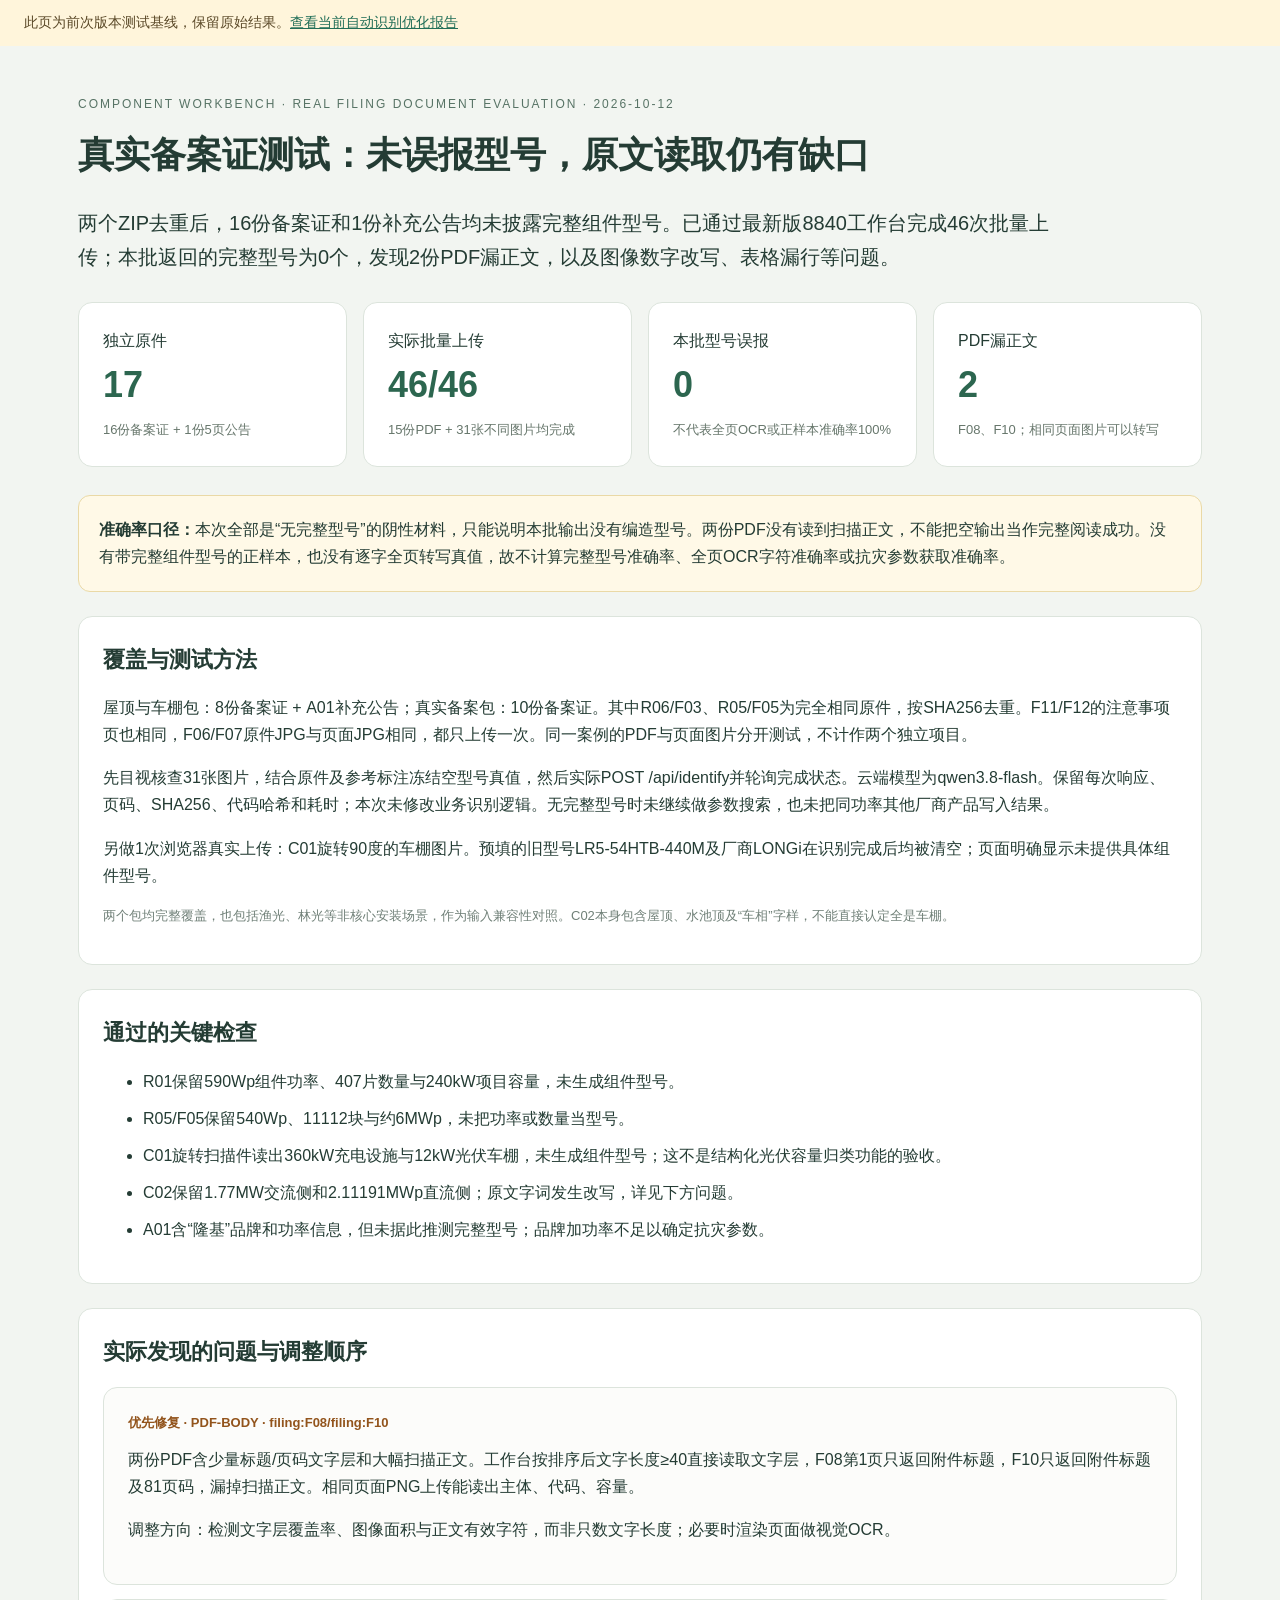
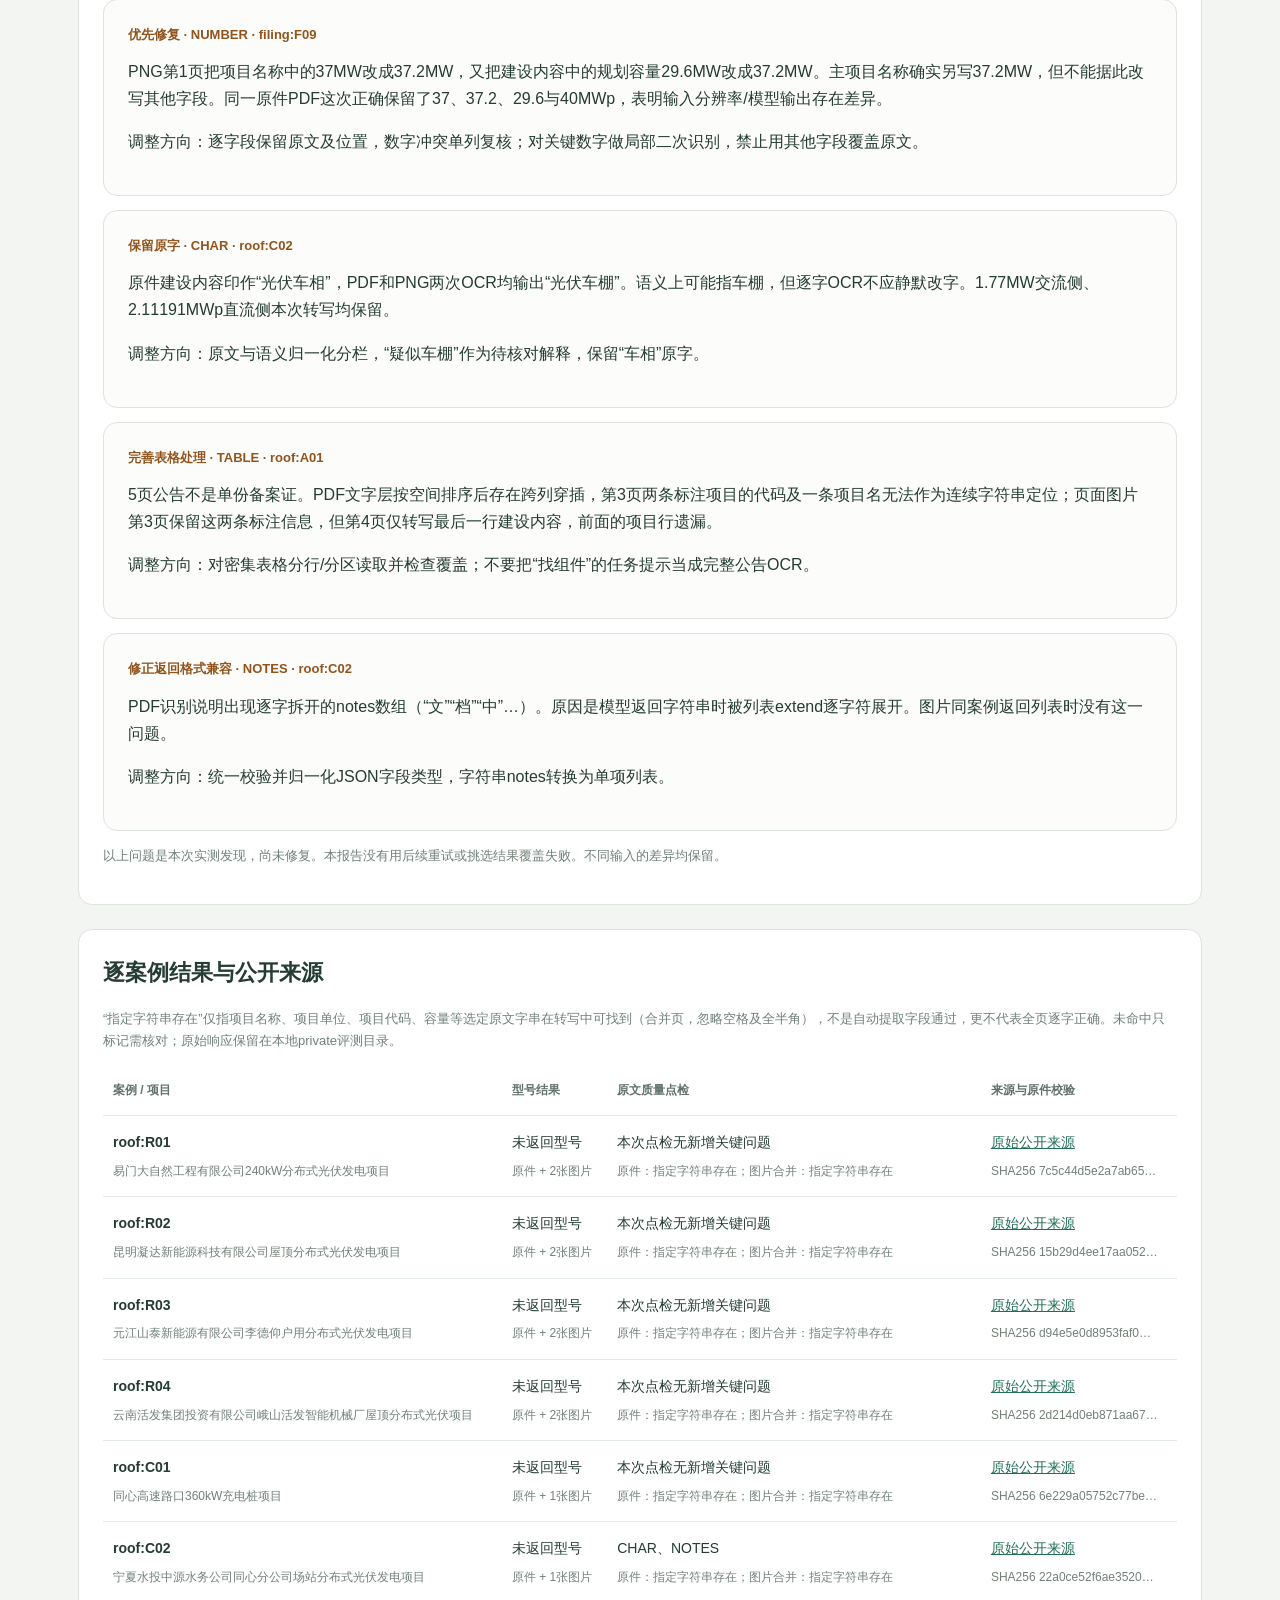
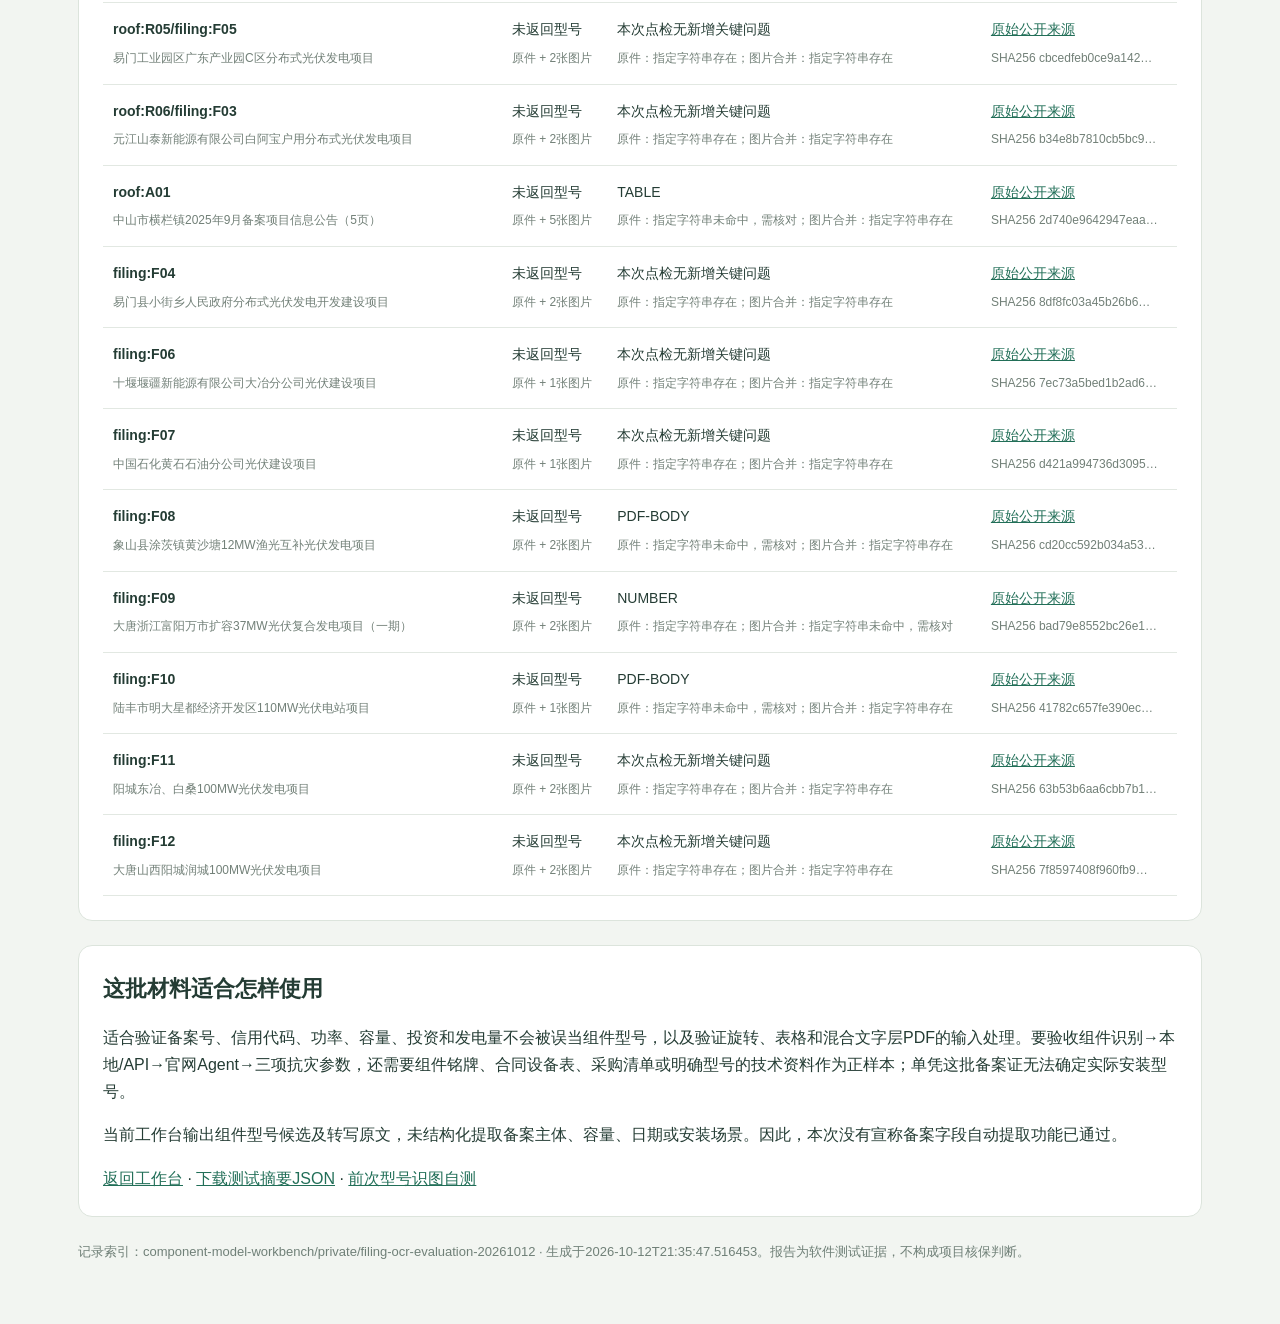
<file: component-model-workbench/web/filing-ocr-selftest.html>
<!doctype html><html lang="zh-CN"><head><meta charset="utf-8"><meta name="viewport" content="width=device-width,initial-scale=1"><title>真实备案证 · 工作台测试验证</title><style>
*{box-sizing:border-box}body{margin:0;background:#f2f5f1;color:#243c34;font:16px/1.7 "Microsoft YaHei",sans-serif}main{max-width:1180px;margin:auto;padding:48px 28px}.eyebrow{letter-spacing:2px;color:#577365;font-size:12px}h1{font-size:36px;margin:10px 0}.lead{font-size:20px;max-width:1000px}.cards{display:grid;grid-template-columns:repeat(4,1fr);gap:16px;margin:28px 0}.card,section,article{border:1px solid #dce4dc;background:white;border-radius:14px;padding:24px}.card strong{display:block;font-size:36px;color:#2c664f}.card span{font-size:13px;color:#66766b}.warn{background:#fff9e7;border:1px solid #ead9a6;border-radius:12px;padding:20px}section{margin:24px 0}h2{font-size:22px;margin:0 0 16px}h3{font-size:16px;font-weight:500;margin:12px 0}article{margin:14px 0;background:#fcfcfa}.tag{font-size:13px;font-weight:bold;color:#92541c}table{width:100%;border-collapse:collapse;font-size:14px}th,td{padding:15px 10px;border-bottom:1px solid #e2e8e2;text-align:left;vertical-align:top}th{color:#61726a;font-size:12px}small{display:block;font-size:12px;color:#728078;margin-top:6px}a{color:#226f58}.table-wrap{overflow-x:auto}.fine{font-size:13px;color:#708078}li{margin:10px 0}@media(max-width:700px){main{padding:24px 16px}h1{font-size:28px}.cards{grid-template-columns:repeat(2,1fr)}}
</style></head><body><div style="padding:14px 24px;background:#fff5db;color:#5a4827;font:14px Microsoft YaHei">此页为前次版本测试基线，保留原始结果。<a href="/static/ocr-refinement.html">查看当前自动识别优化报告</a></div><main><div class="eyebrow">COMPONENT WORKBENCH · REAL FILING DOCUMENT EVALUATION · 2026-10-12</div><h1>真实备案证测试：未误报型号，原文读取仍有缺口</h1><p class="lead">两个ZIP去重后，16份备案证和1份补充公告均未披露完整组件型号。已通过最新版8840工作台完成46次批量上传；本批返回的完整型号为0个，发现2份PDF漏正文，以及图像数字改写、表格漏行等问题。</p>
<div class="cards"><div class="card">独立原件<strong>17</strong><span>16份备案证 + 1份5页公告</span></div><div class="card">实际批量上传<strong>46/46</strong><span>15份PDF + 31张不同图片均完成</span></div><div class="card">本批型号误报<strong>0</strong><span>不代表全页OCR或正样本准确率100%</span></div><div class="card">PDF漏正文<strong>2</strong><span>F08、F10；相同页面图片可以转写</span></div></div>
<div class="warn"><b>准确率口径：</b>本次全部是“无完整型号”的阴性材料，只能说明本批输出没有编造型号。两份PDF没有读到扫描正文，不能把空输出当作完整阅读成功。没有带完整组件型号的正样本，也没有逐字全页转写真值，故不计算完整型号准确率、全页OCR字符准确率或抗灾参数获取准确率。</div>
<section><h2>覆盖与测试方法</h2><p>屋顶与车棚包：8份备案证 + A01补充公告；真实备案包：10份备案证。其中R06/F03、R05/F05为完全相同原件，按SHA256去重。F11/F12的注意事项页也相同，F06/F07原件JPG与页面JPG相同，都只上传一次。同一案例的PDF与页面图片分开测试，不计作两个独立项目。</p><p>先目视核查31张图片，结合原件及参考标注冻结空型号真值，然后实际POST /api/identify并轮询完成状态。云端模型为qwen3.8-flash。保留每次响应、页码、SHA256、代码哈希和耗时；本次未修改业务识别逻辑。无完整型号时未继续做参数搜索，也未把同功率其他厂商产品写入结果。</p><p>另做1次浏览器真实上传：C01旋转90度的车棚图片。预填的旧型号LR5-54HTB-440M及厂商LONGi在识别完成后均被清空；页面明确显示未提供具体组件型号。</p><p class="fine">两个包均完整覆盖，也包括渔光、林光等非核心安装场景，作为输入兼容性对照。C02本身包含屋顶、水池顶及“车相”字样，不能直接认定全是车棚。</p></section>
<section><h2>通过的关键检查</h2><ul><li>R01保留590Wp组件功率、407片数量与240kW项目容量，未生成组件型号。</li><li>R05/F05保留540Wp、11112块与约6MWp，未把功率或数量当型号。</li><li>C01旋转扫描件读出360kW充电设施与12kW光伏车棚，未生成组件型号；这不是结构化光伏容量归类功能的验收。</li><li>C02保留1.77MW交流侧和2.11191MWp直流侧；原文字词发生改写，详见下方问题。</li><li>A01含“隆基”品牌和功率信息，但未据此推测完整型号；品牌加功率不足以确定抗灾参数。</li></ul></section>
<section><h2>实际发现的问题与调整顺序</h2><article><div class='tag'>优先修复 · PDF-BODY · filing:F08/filing:F10</div><h3>两份PDF含少量标题/页码文字层和大幅扫描正文。工作台按排序后文字长度≥40直接读取文字层，F08第1页只返回附件标题，F10只返回附件标题及81页码，漏掉扫描正文。相同页面PNG上传能读出主体、代码、容量。</h3><p>调整方向：检测文字层覆盖率、图像面积与正文有效字符，而非只数文字长度；必要时渲染页面做视觉OCR。</p></article><article><div class='tag'>优先修复 · NUMBER · filing:F09</div><h3>PNG第1页把项目名称中的37MW改成37.2MW，又把建设内容中的规划容量29.6MW改成37.2MW。主项目名称确实另写37.2MW，但不能据此改写其他字段。同一原件PDF这次正确保留了37、37.2、29.6与40MWp，表明输入分辨率/模型输出存在差异。</h3><p>调整方向：逐字段保留原文及位置，数字冲突单列复核；对关键数字做局部二次识别，禁止用其他字段覆盖原文。</p></article><article><div class='tag'>保留原字 · CHAR · roof:C02</div><h3>原件建设内容印作“光伏车相”，PDF和PNG两次OCR均输出“光伏车棚”。语义上可能指车棚，但逐字OCR不应静默改字。1.77MW交流侧、2.11191MWp直流侧本次转写均保留。</h3><p>调整方向：原文与语义归一化分栏，“疑似车棚”作为待核对解释，保留“车相”原字。</p></article><article><div class='tag'>完善表格处理 · TABLE · roof:A01</div><h3>5页公告不是单份备案证。PDF文字层按空间排序后存在跨列穿插，第3页两条标注项目的代码及一条项目名无法作为连续字符串定位；页面图片第3页保留这两条标注信息，但第4页仅转写最后一行建设内容，前面的项目行遗漏。</h3><p>调整方向：对密集表格分行/分区读取并检查覆盖；不要把“找组件”的任务提示当成完整公告OCR。</p></article><article><div class='tag'>修正返回格式兼容 · NOTES · roof:C02</div><h3>PDF识别说明出现逐字拆开的notes数组（“文”“档”“中”…）。原因是模型返回字符串时被列表extend逐字符展开。图片同案例返回列表时没有这一问题。</h3><p>调整方向：统一校验并归一化JSON字段类型，字符串notes转换为单项列表。</p></article><p class="fine">以上问题是本次实测发现，尚未修复。本报告没有用后续重试或挑选结果覆盖失败。不同输入的差异均保留。</p></section>
<section><h2>逐案例结果与公开来源</h2><p class="fine">“指定字符串存在”仅指项目名称、项目单位、项目代码、容量等选定原文字串在转写中可找到（合并页，忽略空格及全半角），不是自动提取字段通过，更不代表全页逐字正确。未命中只标记需核对；原始响应保留在本地private评测目录。</p><div class="table-wrap"><table><thead><tr><th>案例 / 项目</th><th>型号结果</th><th>原文质量点检</th><th>来源与原件校验</th></tr></thead><tbody><tr><td><b>roof:R01</b><small>易门大自然工程有限公司240kW分布式光伏发电项目</small></td><td>未返回型号<small>原件 + 2张图片</small></td><td>本次点检无新增关键问题<small>原件：指定字符串存在；图片合并：指定字符串存在</small></td><td><a href='https://www.ym.gov.cn/u/cms/ymxzfxxgk/202507/020727376oyh.pdf' target='_blank' rel='noopener noreferrer'>原始公开来源</a><small>SHA256 7c5c44d5e2a7ab65…</small></td></tr><tr><td><b>roof:R02</b><small>昆明凝达新能源科技有限公司屋顶分布式光伏发电项目</small></td><td>未返回型号<small>原件 + 2张图片</small></td><td>本次点检无新增关键问题<small>原件：指定字符串存在；图片合并：指定字符串存在</small></td><td><a href='https://www.ym.gov.cn/u/cms/ymxzfxxgk/202404/25111646yqql.pdf' target='_blank' rel='noopener noreferrer'>原始公开来源</a><small>SHA256 15b29d4ee17aa052…</small></td></tr><tr><td><b>roof:R03</b><small>元江山泰新能源有限公司李德仰户用分布式光伏发电项目</small></td><td>未返回型号<small>原件 + 2张图片</small></td><td>本次点检无新增关键问题<small>原件：指定字符串存在；图片合并：指定字符串存在</small></td><td><a href='https://www.yjx.gov.cn/u/cms/yjxzfxxgk/202604/30172855qxio.pdf' target='_blank' rel='noopener noreferrer'>原始公开来源</a><small>SHA256 d94e5e0d8953faf0…</small></td></tr><tr><td><b>roof:R04</b><small>云南活发集团投资有限公司峨山活发智能机械厂屋顶分布式光伏项目</small></td><td>未返回型号<small>原件 + 2张图片</small></td><td>本次点检无新增关键问题<small>原件：指定字符串存在；图片合并：指定字符串存在</small></td><td><a href='https://www.yxes.gov.cn/u/cms/esxzfxxgk/202501/100909348ogv.pdf' target='_blank' rel='noopener noreferrer'>原始公开来源</a><small>SHA256 2d214d0eb871aa67…</small></td></tr><tr><td><b>roof:C01</b><small>同心高速路口360kW充电桩项目</small></td><td>未返回型号<small>原件 + 1张图片</small></td><td>本次点检无新增关键问题<small>原件：指定字符串存在；图片合并：指定字符串存在</small></td><td><a href='https://www.tongxin.gov.cn/zwgk/zfxxgkml/zdxm/zdxm_54945/202307/W020230704340294989602.pdf' target='_blank' rel='noopener noreferrer'>原始公开来源</a><small>SHA256 6e229a05752c77be…</small></td></tr><tr><td><b>roof:C02</b><small>宁夏水投中源水务公司同心分公司场站分布式光伏发电项目</small></td><td>未返回型号<small>原件 + 1张图片</small></td><td>CHAR、NOTES<small>原件：指定字符串存在；图片合并：指定字符串存在</small></td><td><a href='https://www.tongxin.gov.cn/zwgk/zfxxgkml/zdxm/zdxm_54945/202508/W020250815357678607289.pdf' target='_blank' rel='noopener noreferrer'>原始公开来源</a><small>SHA256 22a0ce52f6ae3520…</small></td></tr><tr><td><b>roof:R05/filing:F05</b><small>易门工业园区广东产业园C区分布式光伏发电项目</small></td><td>未返回型号<small>原件 + 2张图片</small></td><td>本次点检无新增关键问题<small>原件：指定字符串存在；图片合并：指定字符串存在</small></td><td><a href='https://www.ym.gov.cn/u/cms/ymxzfxxgk/202209/191007422810.pdf' target='_blank' rel='noopener noreferrer'>原始公开来源</a><small>SHA256 cbcedfeb0ce9a142…</small></td></tr><tr><td><b>roof:R06/filing:F03</b><small>元江山泰新能源有限公司白阿宝户用分布式光伏发电项目</small></td><td>未返回型号<small>原件 + 2张图片</small></td><td>本次点检无新增关键问题<small>原件：指定字符串存在；图片合并：指定字符串存在</small></td><td><a href='https://www.yjx.gov.cn/u/cms/yjxzfxxgk/202604/30172744lsoh.pdf' target='_blank' rel='noopener noreferrer'>原始公开来源</a><small>SHA256 b34e8b7810cb5bc9…</small></td></tr><tr><td><b>roof:A01</b><small>中山市横栏镇2025年9月备案项目信息公告（5页）</small></td><td>未返回型号<small>原件 + 5张图片</small></td><td>TABLE<small>原件：指定字符串未命中，需核对；图片合并：指定字符串存在</small></td><td><a href='https://www.zs.gov.cn/attachment/0/550/550076/2556730.pdf' target='_blank' rel='noopener noreferrer'>原始公开来源</a><small>SHA256 2d740e9642947eaa…</small></td></tr><tr><td><b>filing:F04</b><small>易门县小街乡人民政府分布式光伏发电开发建设项目</small></td><td>未返回型号<small>原件 + 2张图片</small></td><td>本次点检无新增关键问题<small>原件：指定字符串存在；图片合并：指定字符串存在</small></td><td><a href='https://www.ym.gov.cn/u/cms/ymxzfxxgk/202407/010845058vg9.pdf' target='_blank' rel='noopener noreferrer'>原始公开来源</a><small>SHA256 8df8fc03a45b26b6…</small></td></tr><tr><td><b>filing:F06</b><small>十堰堰疆新能源有限公司大冶分公司光伏建设项目</small></td><td>未返回型号<small>原件 + 1张图片</small></td><td>本次点检无新增关键问题<small>原件：指定字符串存在；图片合并：指定字符串存在</small></td><td><a href='https://fgw.huangshi.gov.cn/xwzx/xzsp/202408/W020240813622843253762_ORIGIN.jpg' target='_blank' rel='noopener noreferrer'>原始公开来源</a><small>SHA256 7ec73a5bed1b2ad6…</small></td></tr><tr><td><b>filing:F07</b><small>中国石化黄石石油分公司光伏建设项目</small></td><td>未返回型号<small>原件 + 1张图片</small></td><td>本次点检无新增关键问题<small>原件：指定字符串存在；图片合并：指定字符串存在</small></td><td><a href='https://fgw.huangshi.gov.cn/xwzx/xzsp/202311/W020231115590696951227.jpg' target='_blank' rel='noopener noreferrer'>原始公开来源</a><small>SHA256 d421a994736d3095…</small></td></tr><tr><td><b>filing:F08</b><small>象山县涂茨镇黄沙塘12MW渔光互补光伏发电项目</small></td><td>未返回型号<small>原件 + 2张图片</small></td><td>PDF-BODY<small>原件：指定字符串未命中，需核对；图片合并：指定字符串存在</small></td><td><a href='https://zjjcmspublic.oss-cn-hangzhou-zwynet-d01-a.internet.cloud.zj.gov.cn/jcms_files/jcms1/web3507/site/attach/0/f3be40bf306e45079c8de5a9d1aa6f57.pdf' target='_blank' rel='noopener noreferrer'>原始公开来源</a><small>SHA256 cd20cc592b034a53…</small></td></tr><tr><td><b>filing:F09</b><small>大唐浙江富阳万市扩容37MW光伏复合发电项目（一期）</small></td><td>未返回型号<small>原件 + 2张图片</small></td><td>NUMBER<small>原件：指定字符串存在；图片合并：指定字符串未命中，需核对</small></td><td><a href='https://zjjcmspublic.oss-cn-hangzhou-zwynet-d01-a.internet.cloud.zj.gov.cn/jcms_files/jcms1/web3249/site/attach/0/c0124372cd714c61bab5042c5c47175d.pdf' target='_blank' rel='noopener noreferrer'>原始公开来源</a><small>SHA256 bad79e8552bc26e1…</small></td></tr><tr><td><b>filing:F10</b><small>陆丰市明大星都经济开发区110MW光伏电站项目</small></td><td>未返回型号<small>原件 + 1张图片</small></td><td>PDF-BODY<small>原件：指定字符串未命中，需核对；图片合并：指定字符串存在</small></td><td><a href='https://www.shanwei.gov.cn/hbj/upfiles/file/20170615/6363312170295312509790553.pdf' target='_blank' rel='noopener noreferrer'>原始公开来源</a><small>SHA256 41782c657fe390ec…</small></td></tr><tr><td><b>filing:F11</b><small>阳城东冶、白桑100MW光伏发电项目</small></td><td>未返回型号<small>原件 + 2张图片</small></td><td>本次点检无新增关键问题<small>原件：指定字符串存在；图片合并：指定字符串存在</small></td><td><a href='https://xxgk.yczf.gov.cn/xzf/yczsj/fdzdgknr/spjzdxmjsly/pzjgxx/202212/P020221209631420134276.pdf' target='_blank' rel='noopener noreferrer'>原始公开来源</a><small>SHA256 63b53b6aa6cbb7b1…</small></td></tr><tr><td><b>filing:F12</b><small>大唐山西阳城润城100MW光伏发电项目</small></td><td>未返回型号<small>原件 + 2张图片</small></td><td>本次点检无新增关键问题<small>原件：指定字符串存在；图片合并：指定字符串存在</small></td><td><a href='https://xxgk.yczf.gov.cn/xzf/yczsj/fdzdgknr/spjzdxmjsly/pzjgxx/202306/P020230613537550759859.pdf' target='_blank' rel='noopener noreferrer'>原始公开来源</a><small>SHA256 7f8597408f960fb9…</small></td></tr></tbody></table></div></section>
<section><h2>这批材料适合怎样使用</h2><p>适合验证备案号、信用代码、功率、容量、投资和发电量不会被误当组件型号，以及验证旋转、表格和混合文字层PDF的输入处理。要验收组件识别→本地/API→官网Agent→三项抗灾参数，还需要组件铭牌、合同设备表、采购清单或明确型号的技术资料作为正样本；单凭这批备案证无法确定实际安装型号。</p><p>当前工作台输出组件型号候选及转写原文，未结构化提取备案主体、容量、日期或安装场景。因此，本次没有宣称备案字段自动提取功能已通过。</p><a href="/">返回工作台</a> · <a href="/static/filing-ocr-selftest-summary.json">下载测试摘要JSON</a> · <a href="/static/ocr-selftest.html">前次型号识图自测</a></section><p class="fine">记录索引：component-model-workbench/private/filing-ocr-evaluation-20261012 · 生成于2026-10-12T21:35:47.516453。报告为软件测试证据，不构成项目核保判断。</p></main></body></html>
</file>
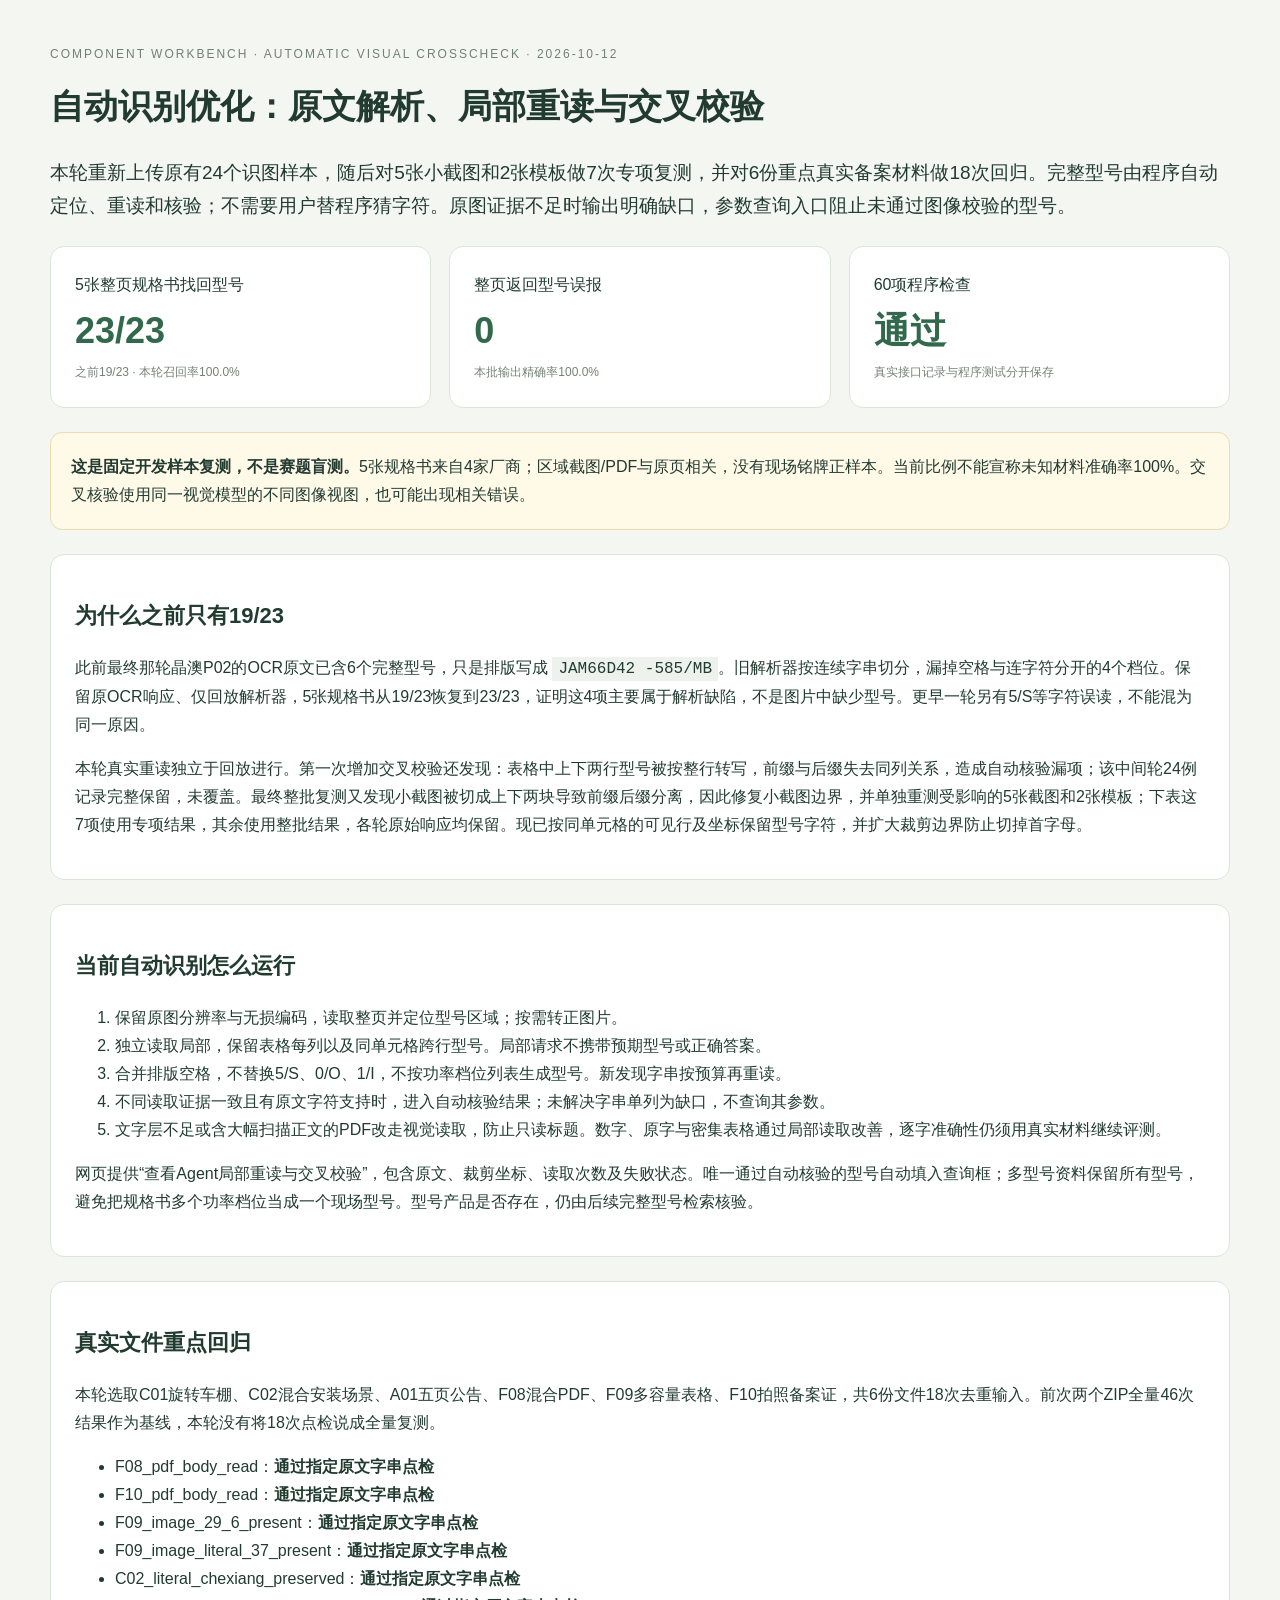
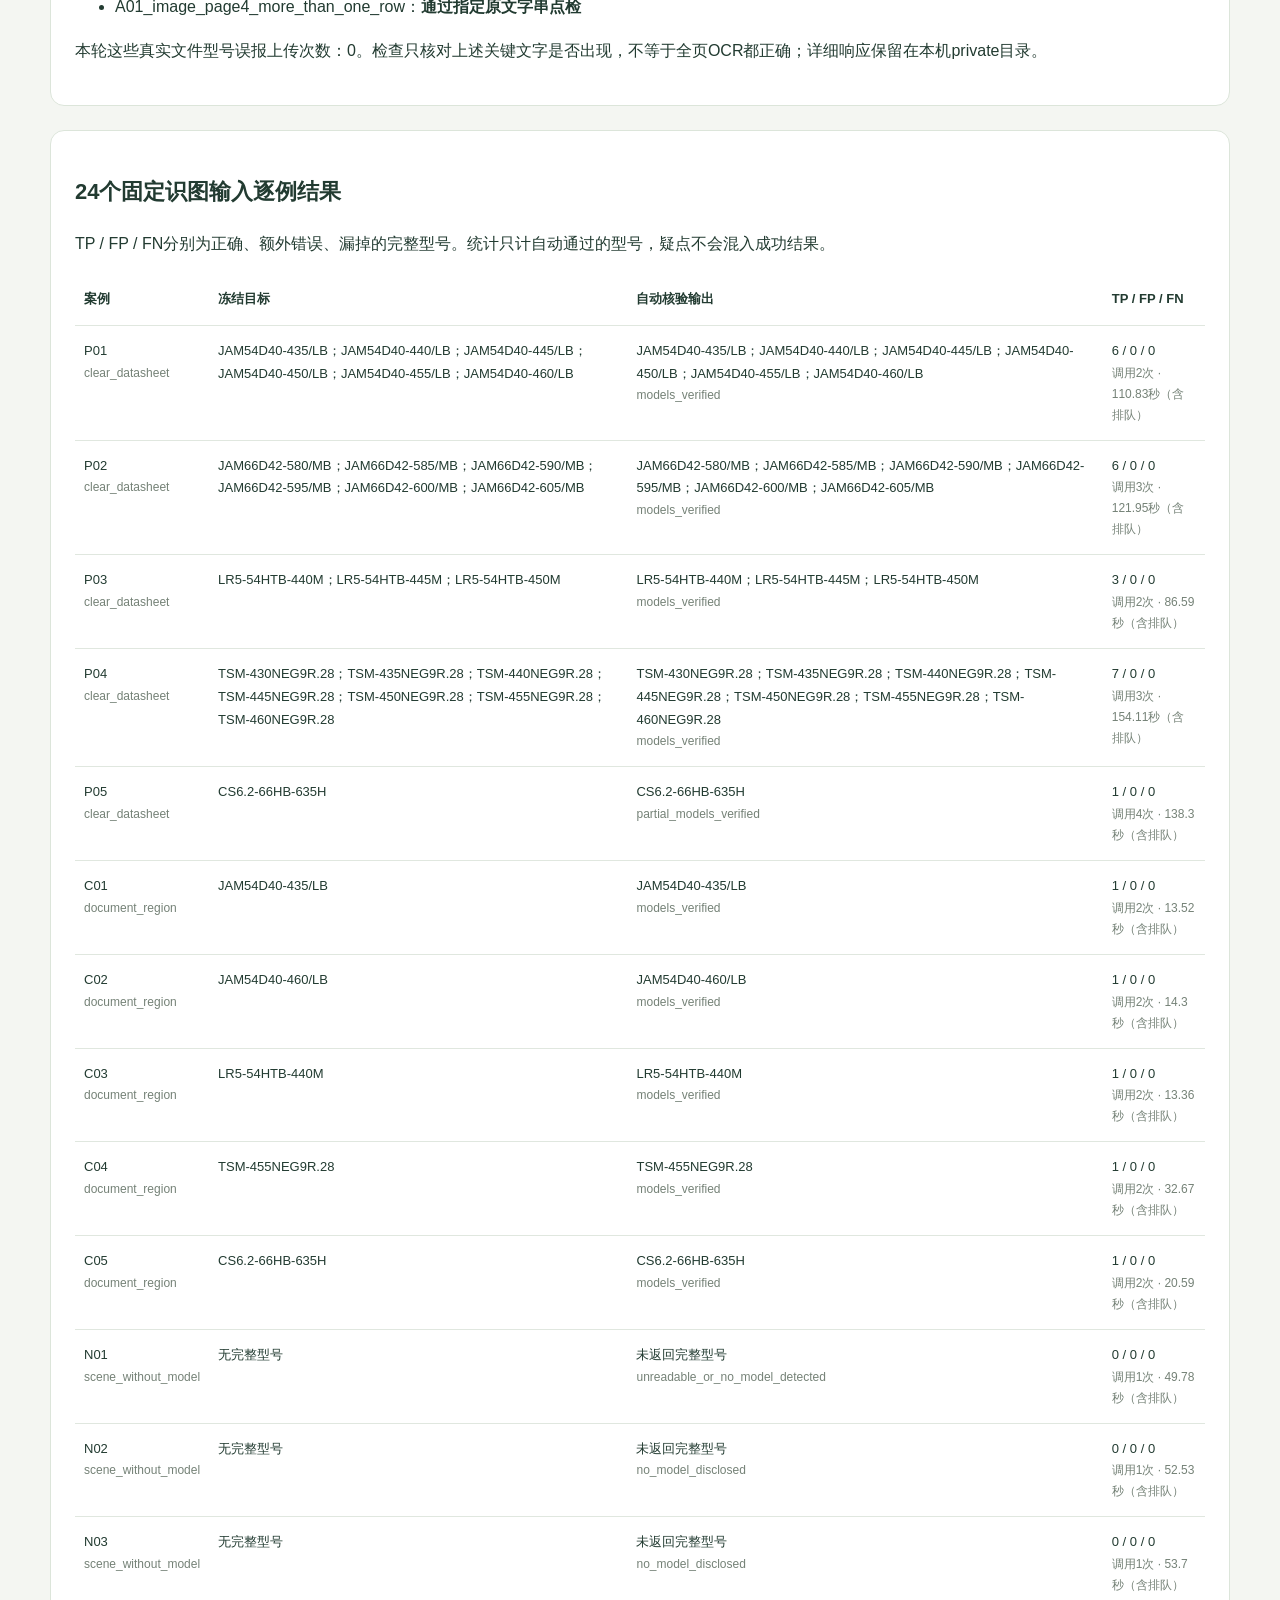
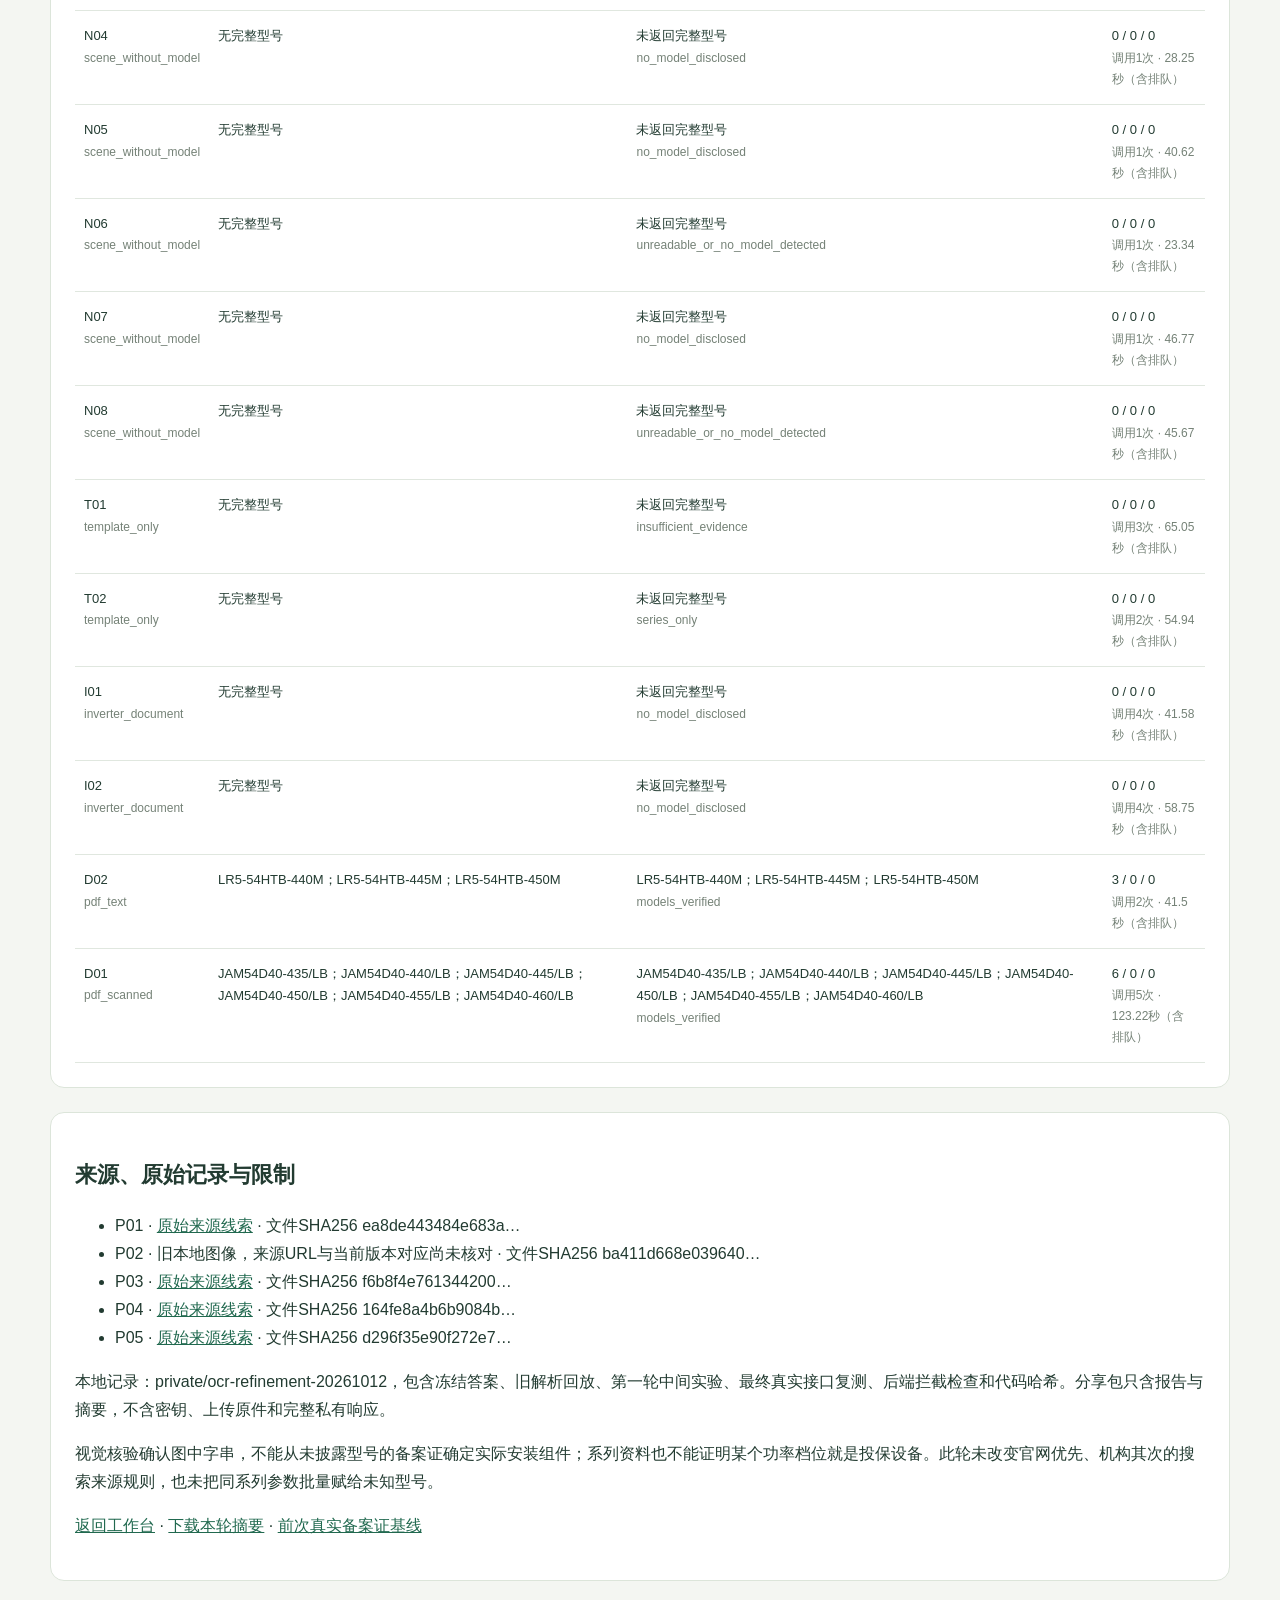
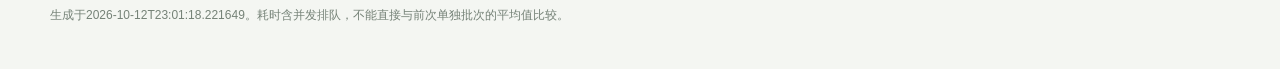
<file: component-model-workbench/web/ocr-refinement.html>
<!doctype html><html lang="zh-CN"><head><meta charset="utf-8"><meta name="viewport" content="width=device-width,initial-scale=1"><title>自动识别优化与复测</title><style>body{margin:0;background:#f4f6f2;color:#223b31;font:16px/1.75 "Microsoft YaHei",sans-serif}main{max-width:1180px;margin:auto;padding:44px 26px}h1{font-size:34px;margin:12px 0}h2{font-size:22px}.sub{color:#728176;font-size:12px;letter-spacing:2px}.lead{font-size:19px}.cards{display:grid;grid-template-columns:repeat(3,1fr);gap:18px;margin:24px 0}.cards div,section{background:white;border:1px solid #dce5da;border-radius:14px;padding:24px}strong{font-size:36px;display:block;color:#32694d}small{display:block;color:#758277;font-size:12px}.warn{padding:20px;background:#fff9e8;border:1px solid #eadbb1;border-radius:12px}section{margin:24px 0}table{width:100%;border-collapse:collapse;font-size:13px}td,th{text-align:left;vertical-align:top;border-bottom:1px solid #e0e7df;padding:14px 9px}a{color:#21694f}.scroll{overflow:auto}code{background:#eef2ec;padding:3px 6px}@media(max-width:650px){.cards{grid-template-columns:1fr}}</style></head><body><main><div class="sub">COMPONENT WORKBENCH · AUTOMATIC VISUAL CROSSCHECK · 2026-10-12</div><h1>自动识别优化：原文解析、局部重读与交叉校验</h1><p class="lead">本轮重新上传原有24个识图样本，随后对5张小截图和2张模板做7次专项复测，并对6份重点真实备案材料做18次回归。完整型号由程序自动定位、重读和核验；不需要用户替程序猜字符。原图证据不足时输出明确缺口，参数查询入口阻止未通过图像校验的型号。</p><div class="cards"><div>5张整页规格书找回型号<strong>23/23</strong><small>之前19/23 · 本轮召回率100.0%</small></div><div>整页返回型号误报<strong>0</strong><small>本批输出精确率100.0%</small></div><div>60项程序检查<strong>通过</strong><small>真实接口记录与程序测试分开保存</small></div></div><div class="warn"><b>这是固定开发样本复测，不是赛题盲测。</b>5张规格书来自4家厂商；区域截图/PDF与原页相关，没有现场铭牌正样本。当前比例不能宣称未知材料准确率100%。交叉核验使用同一视觉模型的不同图像视图，也可能出现相关错误。</div>
<section><h2>为什么之前只有19/23</h2><p>此前最终那轮晶澳P02的OCR原文已含6个完整型号，只是排版写成 <code>JAM66D42 -585/MB</code>。旧解析器按连续字串切分，漏掉空格与连字符分开的4个档位。保留原OCR响应、仅回放解析器，5张规格书从19/23恢复到23/23，证明这4项主要属于解析缺陷，不是图片中缺少型号。更早一轮另有5/S等字符误读，不能混为同一原因。</p><p>本轮真实重读独立于回放进行。第一次增加交叉校验还发现：表格中上下两行型号被按整行转写，前缀与后缀失去同列关系，造成自动核验漏项；该中间轮24例记录完整保留，未覆盖。最终整批复测又发现小截图被切成上下两块导致前缀后缀分离，因此修复小截图边界，并单独重测受影响的5张截图和2张模板；下表这7项使用专项结果，其余使用整批结果，各轮原始响应均保留。现已按同单元格的可见行及坐标保留型号字符，并扩大裁剪边界防止切掉首字母。</p></section>
<section><h2>当前自动识别怎么运行</h2><ol><li>保留原图分辨率与无损编码，读取整页并定位型号区域；按需转正图片。</li><li>独立读取局部，保留表格每列以及同单元格跨行型号。局部请求不携带预期型号或正确答案。</li><li>合并排版空格，不替换5/S、0/O、1/I，不按功率档位列表生成型号。新发现字串按预算再重读。</li><li>不同读取证据一致且有原文字符支持时，进入自动核验结果；未解决字串单列为缺口，不查询其参数。</li><li>文字层不足或含大幅扫描正文的PDF改走视觉读取，防止只读标题。数字、原字与密集表格通过局部读取改善，逐字准确性仍须用真实材料继续评测。</li></ol><p>网页提供“查看Agent局部重读与交叉校验”，包含原文、裁剪坐标、读取次数及失败状态。唯一通过自动核验的型号自动填入查询框；多型号资料保留所有型号，避免把规格书多个功率档位当成一个现场型号。型号产品是否存在，仍由后续完整型号检索核验。</p></section>
<section><h2>真实文件重点回归</h2><p>本轮选取C01旋转车棚、C02混合安装场景、A01五页公告、F08混合PDF、F09多容量表格、F10拍照备案证，共6份文件18次去重输入。前次两个ZIP全量46次结果作为基线，本轮没有将18次点检说成全量复测。</p><ul><li>F08_pdf_body_read：<b>通过指定原文字串点检</b></li><li>F10_pdf_body_read：<b>通过指定原文字串点检</b></li><li>F09_image_29_6_present：<b>通过指定原文字串点检</b></li><li>F09_image_literal_37_present：<b>通过指定原文字串点检</b></li><li>C02_literal_chexiang_preserved：<b>通过指定原文字串点检</b></li><li>A01_image_page4_more_than_one_row：<b>通过指定原文字串点检</b></li></ul><p>本轮这些真实文件型号误报上传次数：0。检查只核对上述关键文字是否出现，不等于全页OCR都正确；详细响应保留在本机private目录。</p></section>
<section><h2>24个固定识图输入逐例结果</h2><p>TP / FP / FN分别为正确、额外错误、漏掉的完整型号。统计只计自动通过的型号，疑点不会混入成功结果。</p><div class="scroll"><table><thead><tr><th>案例</th><th>冻结目标</th><th>自动核验输出</th><th>TP / FP / FN</th></tr></thead><tbody><tr><td>P01<small>clear_datasheet</small></td><td>JAM54D40-435/LB；JAM54D40-440/LB；JAM54D40-445/LB；JAM54D40-450/LB；JAM54D40-455/LB；JAM54D40-460/LB</td><td>JAM54D40-435/LB；JAM54D40-440/LB；JAM54D40-445/LB；JAM54D40-450/LB；JAM54D40-455/LB；JAM54D40-460/LB<small>models_verified</small></td><td>6 / 0 / 0<small>调用2次 · 110.83秒（含排队）</small></td></tr><tr><td>P02<small>clear_datasheet</small></td><td>JAM66D42-580/MB；JAM66D42-585/MB；JAM66D42-590/MB；JAM66D42-595/MB；JAM66D42-600/MB；JAM66D42-605/MB</td><td>JAM66D42-580/MB；JAM66D42-585/MB；JAM66D42-590/MB；JAM66D42-595/MB；JAM66D42-600/MB；JAM66D42-605/MB<small>models_verified</small></td><td>6 / 0 / 0<small>调用3次 · 121.95秒（含排队）</small></td></tr><tr><td>P03<small>clear_datasheet</small></td><td>LR5-54HTB-440M；LR5-54HTB-445M；LR5-54HTB-450M</td><td>LR5-54HTB-440M；LR5-54HTB-445M；LR5-54HTB-450M<small>models_verified</small></td><td>3 / 0 / 0<small>调用2次 · 86.59秒（含排队）</small></td></tr><tr><td>P04<small>clear_datasheet</small></td><td>TSM-430NEG9R.28；TSM-435NEG9R.28；TSM-440NEG9R.28；TSM-445NEG9R.28；TSM-450NEG9R.28；TSM-455NEG9R.28；TSM-460NEG9R.28</td><td>TSM-430NEG9R.28；TSM-435NEG9R.28；TSM-440NEG9R.28；TSM-445NEG9R.28；TSM-450NEG9R.28；TSM-455NEG9R.28；TSM-460NEG9R.28<small>models_verified</small></td><td>7 / 0 / 0<small>调用3次 · 154.11秒（含排队）</small></td></tr><tr><td>P05<small>clear_datasheet</small></td><td>CS6.2-66HB-635H</td><td>CS6.2-66HB-635H<small>partial_models_verified</small></td><td>1 / 0 / 0<small>调用4次 · 138.3秒（含排队）</small></td></tr><tr><td>C01<small>document_region</small></td><td>JAM54D40-435/LB</td><td>JAM54D40-435/LB<small>models_verified</small></td><td>1 / 0 / 0<small>调用2次 · 13.52秒（含排队）</small></td></tr><tr><td>C02<small>document_region</small></td><td>JAM54D40-460/LB</td><td>JAM54D40-460/LB<small>models_verified</small></td><td>1 / 0 / 0<small>调用2次 · 14.3秒（含排队）</small></td></tr><tr><td>C03<small>document_region</small></td><td>LR5-54HTB-440M</td><td>LR5-54HTB-440M<small>models_verified</small></td><td>1 / 0 / 0<small>调用2次 · 13.36秒（含排队）</small></td></tr><tr><td>C04<small>document_region</small></td><td>TSM-455NEG9R.28</td><td>TSM-455NEG9R.28<small>models_verified</small></td><td>1 / 0 / 0<small>调用2次 · 32.67秒（含排队）</small></td></tr><tr><td>C05<small>document_region</small></td><td>CS6.2-66HB-635H</td><td>CS6.2-66HB-635H<small>models_verified</small></td><td>1 / 0 / 0<small>调用2次 · 20.59秒（含排队）</small></td></tr><tr><td>N01<small>scene_without_model</small></td><td>无完整型号</td><td>未返回完整型号<small>unreadable_or_no_model_detected</small></td><td>0 / 0 / 0<small>调用1次 · 49.78秒（含排队）</small></td></tr><tr><td>N02<small>scene_without_model</small></td><td>无完整型号</td><td>未返回完整型号<small>no_model_disclosed</small></td><td>0 / 0 / 0<small>调用1次 · 52.53秒（含排队）</small></td></tr><tr><td>N03<small>scene_without_model</small></td><td>无完整型号</td><td>未返回完整型号<small>no_model_disclosed</small></td><td>0 / 0 / 0<small>调用1次 · 53.7秒（含排队）</small></td></tr><tr><td>N04<small>scene_without_model</small></td><td>无完整型号</td><td>未返回完整型号<small>no_model_disclosed</small></td><td>0 / 0 / 0<small>调用1次 · 28.25秒（含排队）</small></td></tr><tr><td>N05<small>scene_without_model</small></td><td>无完整型号</td><td>未返回完整型号<small>no_model_disclosed</small></td><td>0 / 0 / 0<small>调用1次 · 40.62秒（含排队）</small></td></tr><tr><td>N06<small>scene_without_model</small></td><td>无完整型号</td><td>未返回完整型号<small>unreadable_or_no_model_detected</small></td><td>0 / 0 / 0<small>调用1次 · 23.34秒（含排队）</small></td></tr><tr><td>N07<small>scene_without_model</small></td><td>无完整型号</td><td>未返回完整型号<small>no_model_disclosed</small></td><td>0 / 0 / 0<small>调用1次 · 46.77秒（含排队）</small></td></tr><tr><td>N08<small>scene_without_model</small></td><td>无完整型号</td><td>未返回完整型号<small>unreadable_or_no_model_detected</small></td><td>0 / 0 / 0<small>调用1次 · 45.67秒（含排队）</small></td></tr><tr><td>T01<small>template_only</small></td><td>无完整型号</td><td>未返回完整型号<small>insufficient_evidence</small></td><td>0 / 0 / 0<small>调用3次 · 65.05秒（含排队）</small></td></tr><tr><td>T02<small>template_only</small></td><td>无完整型号</td><td>未返回完整型号<small>series_only</small></td><td>0 / 0 / 0<small>调用2次 · 54.94秒（含排队）</small></td></tr><tr><td>I01<small>inverter_document</small></td><td>无完整型号</td><td>未返回完整型号<small>no_model_disclosed</small></td><td>0 / 0 / 0<small>调用4次 · 41.58秒（含排队）</small></td></tr><tr><td>I02<small>inverter_document</small></td><td>无完整型号</td><td>未返回完整型号<small>no_model_disclosed</small></td><td>0 / 0 / 0<small>调用4次 · 58.75秒（含排队）</small></td></tr><tr><td>D02<small>pdf_text</small></td><td>LR5-54HTB-440M；LR5-54HTB-445M；LR5-54HTB-450M</td><td>LR5-54HTB-440M；LR5-54HTB-445M；LR5-54HTB-450M<small>models_verified</small></td><td>3 / 0 / 0<small>调用2次 · 41.5秒（含排队）</small></td></tr><tr><td>D01<small>pdf_scanned</small></td><td>JAM54D40-435/LB；JAM54D40-440/LB；JAM54D40-445/LB；JAM54D40-450/LB；JAM54D40-455/LB；JAM54D40-460/LB</td><td>JAM54D40-435/LB；JAM54D40-440/LB；JAM54D40-445/LB；JAM54D40-450/LB；JAM54D40-455/LB；JAM54D40-460/LB<small>models_verified</small></td><td>6 / 0 / 0<small>调用5次 · 123.22秒（含排队）</small></td></tr></tbody></table></div></section>
<section><h2>来源、原始记录与限制</h2><ul><li>P01 · <a href='https://www.jasolar.com/uploadfile/fujian/2024/1120/66c564aad0b27d6.pdf'>原始来源线索</a> · 文件SHA256 ea8de443484e683a…</li><li>P02 · 旧本地图像，来源URL与当前版本对应尚未核对 · 文件SHA256 ba411d668e039640…</li><li>P03 · <a href='https://static.longi.com/L_Gi_LE_PM_T_PMD_059_F129_LR_5_54_HTB_440_450_M_V1_30_30_and_15_Frame_Scientist_V19_0860168025.pdf'>原始来源线索</a> · 文件SHA256 f6b8f4e761344200…</li><li>P04 · <a href='https://static.trinasolar.com/sites/default/files/Datasheet_Vertex%20S%2B_NEG9R.28_EN_2024_C_web.pdf'>原始来源线索</a> · 文件SHA256 164fe8a4b6b9084b…</li><li>P05 · <a href='https://www.canadiansolar.com/wp-content/uploads/sites/3/2026/05/CS-Datasheet-Low-Carbon_HiHero-HJT_CS6.2-66HB-H_v1.4C1_F68_L2A_TX.pdf'>原始来源线索</a> · 文件SHA256 d296f35e90f272e7…</li></ul><p>本地记录：private/ocr-refinement-20261012，包含冻结答案、旧解析回放、第一轮中间实验、最终真实接口复测、后端拦截检查和代码哈希。分享包只含报告与摘要，不含密钥、上传原件和完整私有响应。</p><p>视觉核验确认图中字串，不能从未披露型号的备案证确定实际安装组件；系列资料也不能证明某个功率档位就是投保设备。此轮未改变官网优先、机构其次的搜索来源规则，也未把同系列参数批量赋给未知型号。</p><p><a href="/">返回工作台</a> · <a href="/static/ocr-refinement-summary.json">下载本轮摘要</a> · <a href="/static/filing-ocr-selftest.html">前次真实备案证基线</a></p></section><small>生成于2026-10-12T23:01:18.221649。耗时含并发排队，不能直接与前次单独批次的平均值比较。</small></main></body></html>
</file>
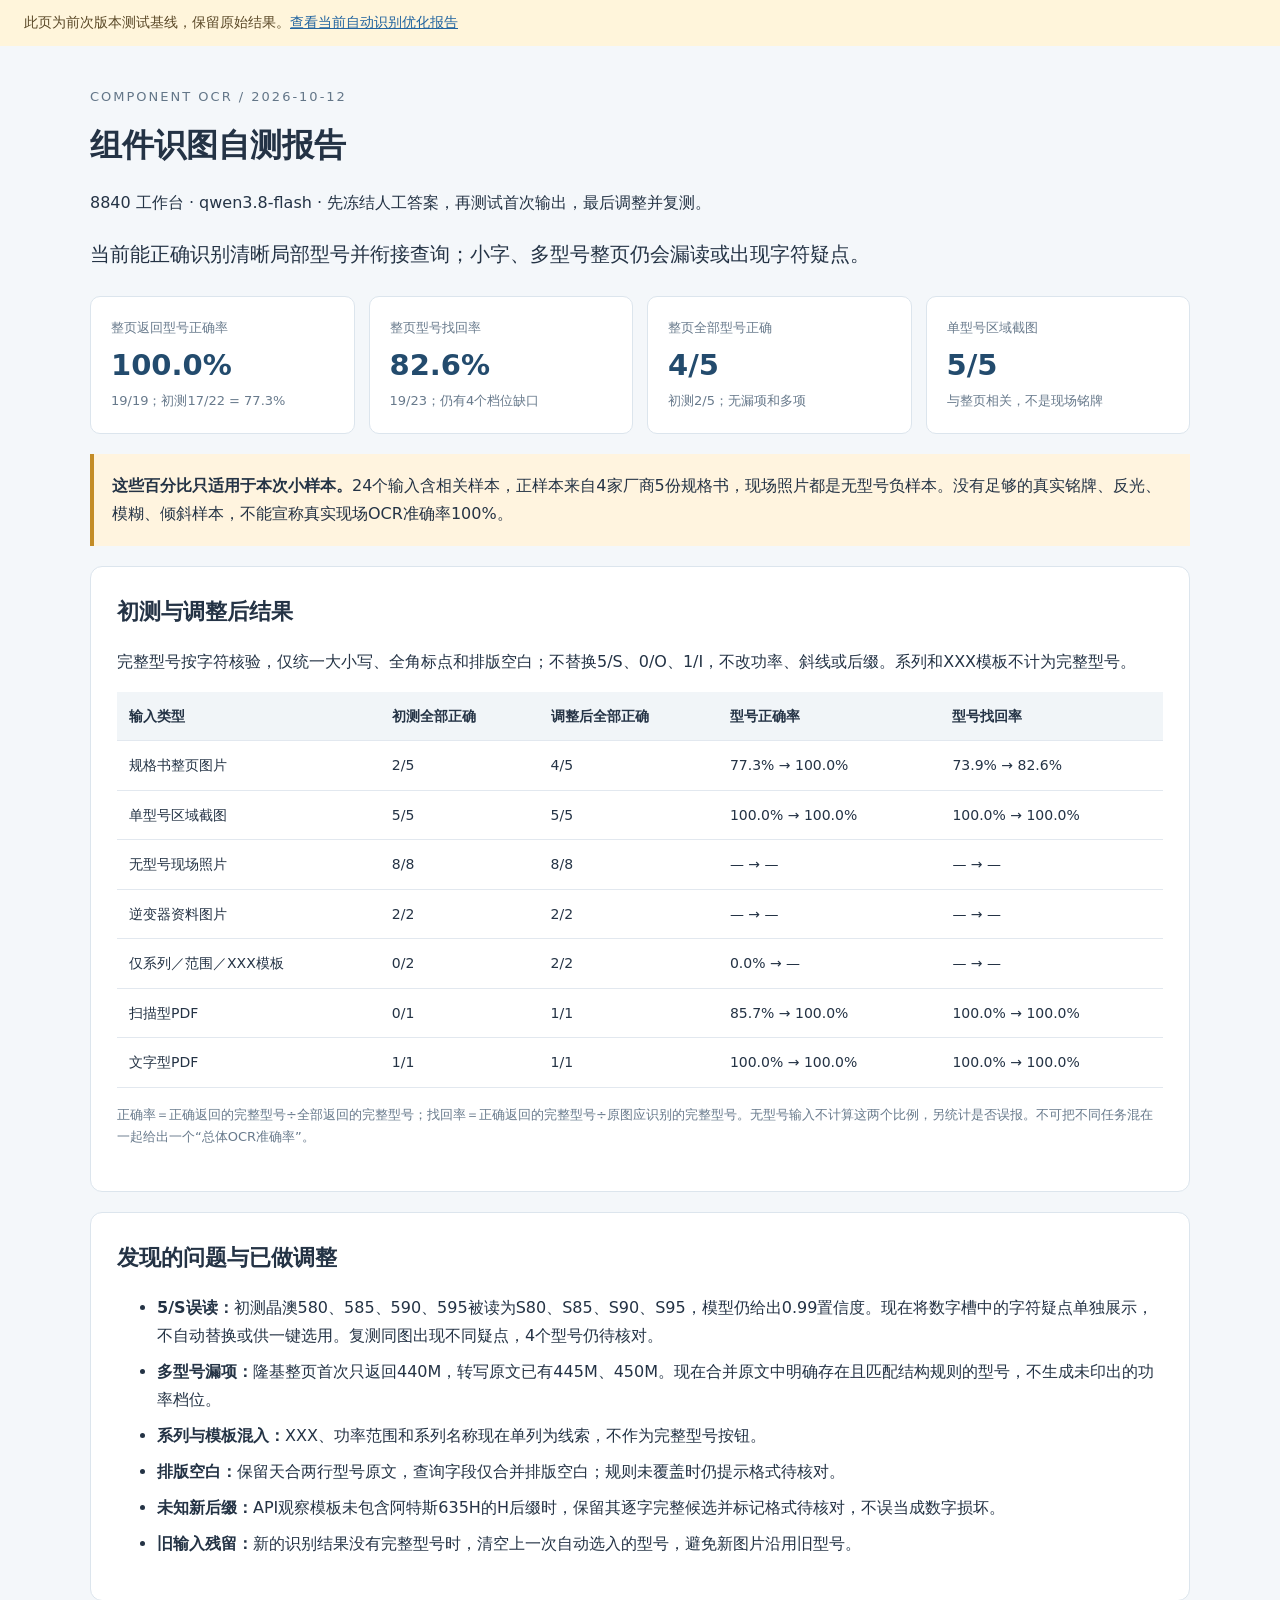
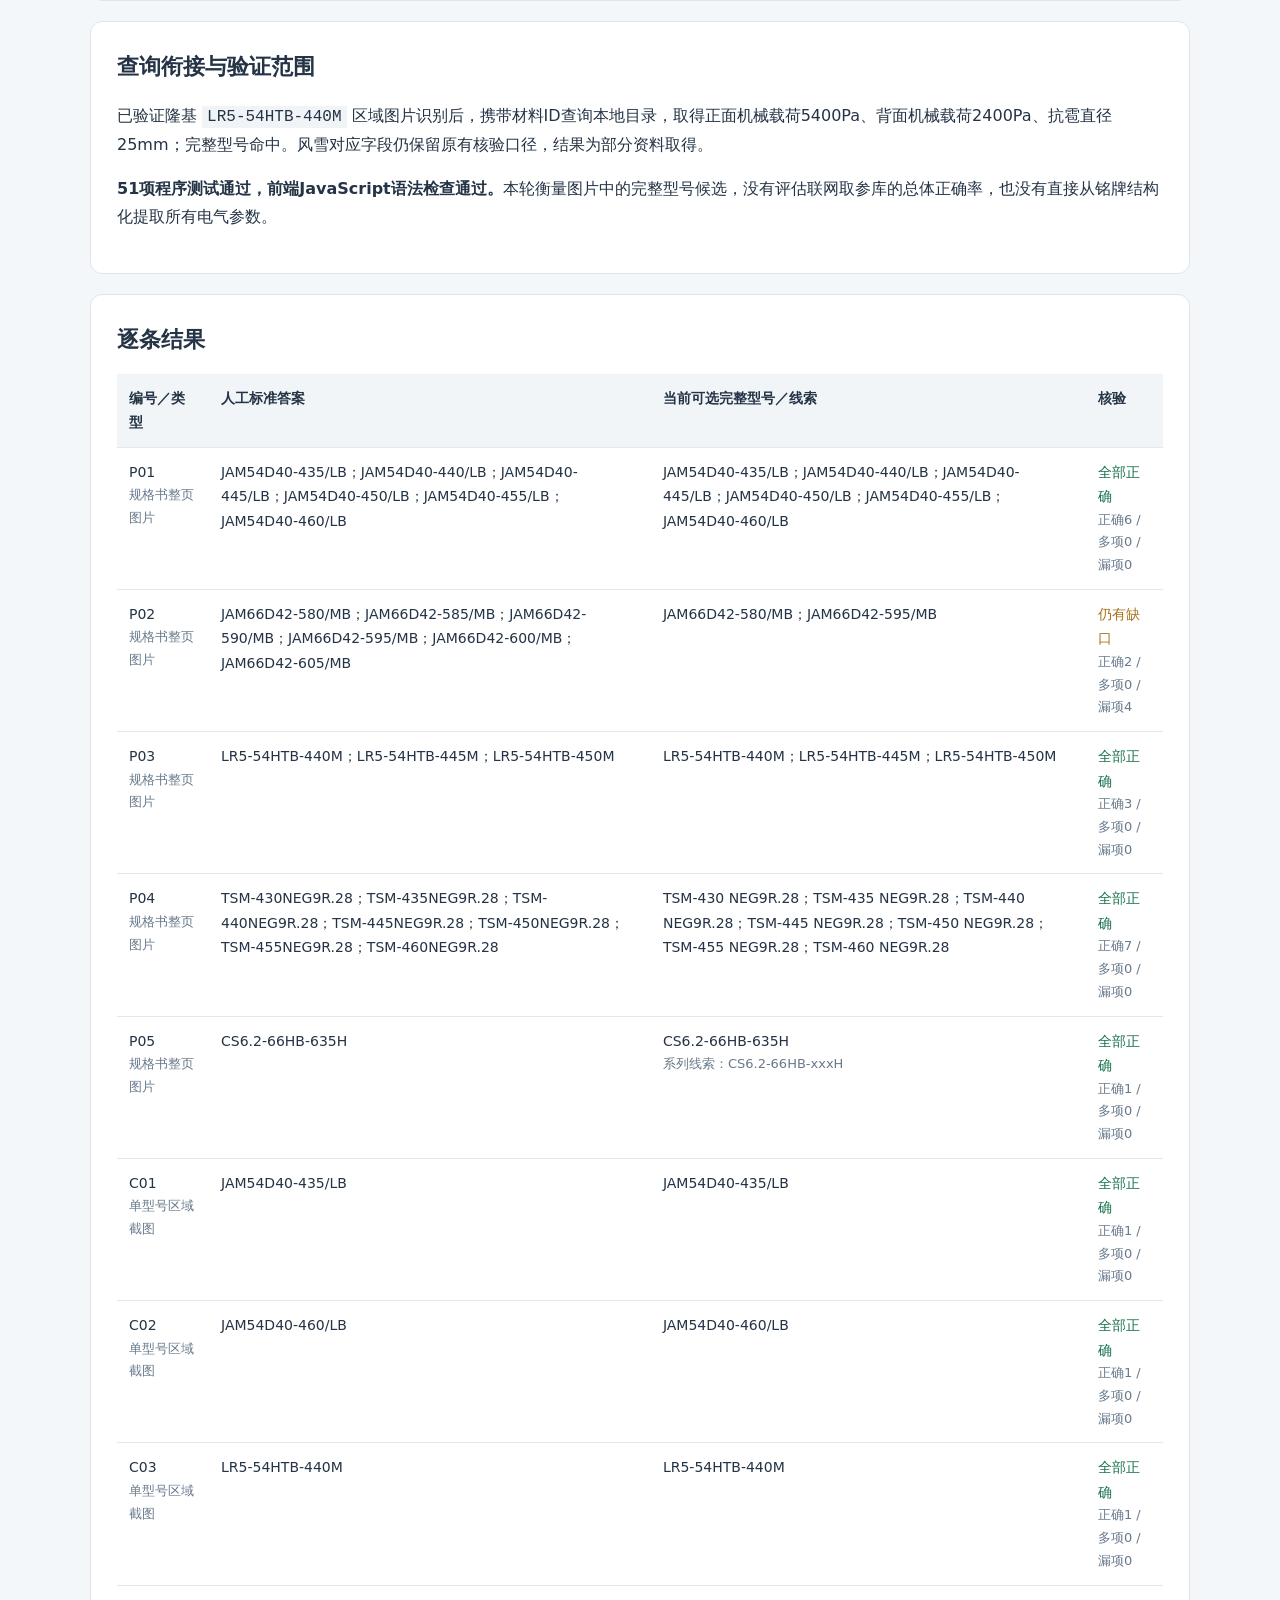
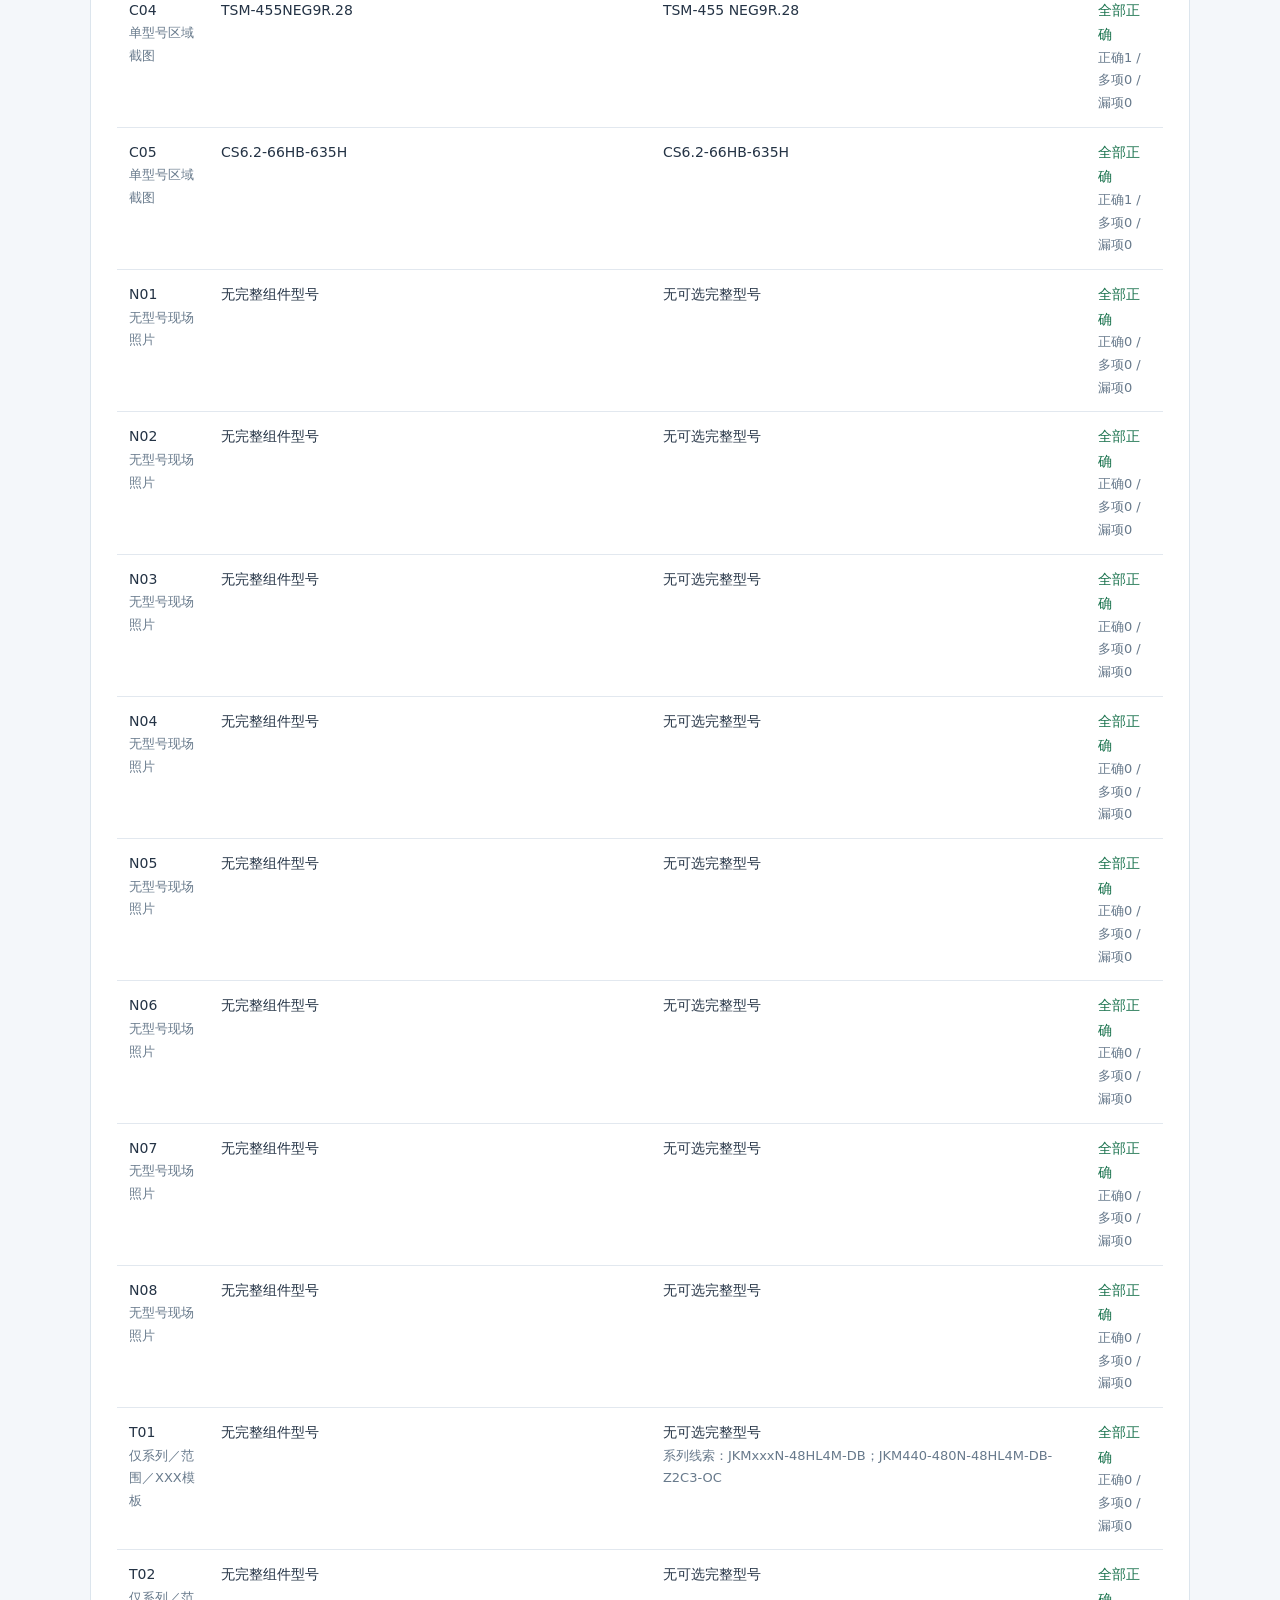
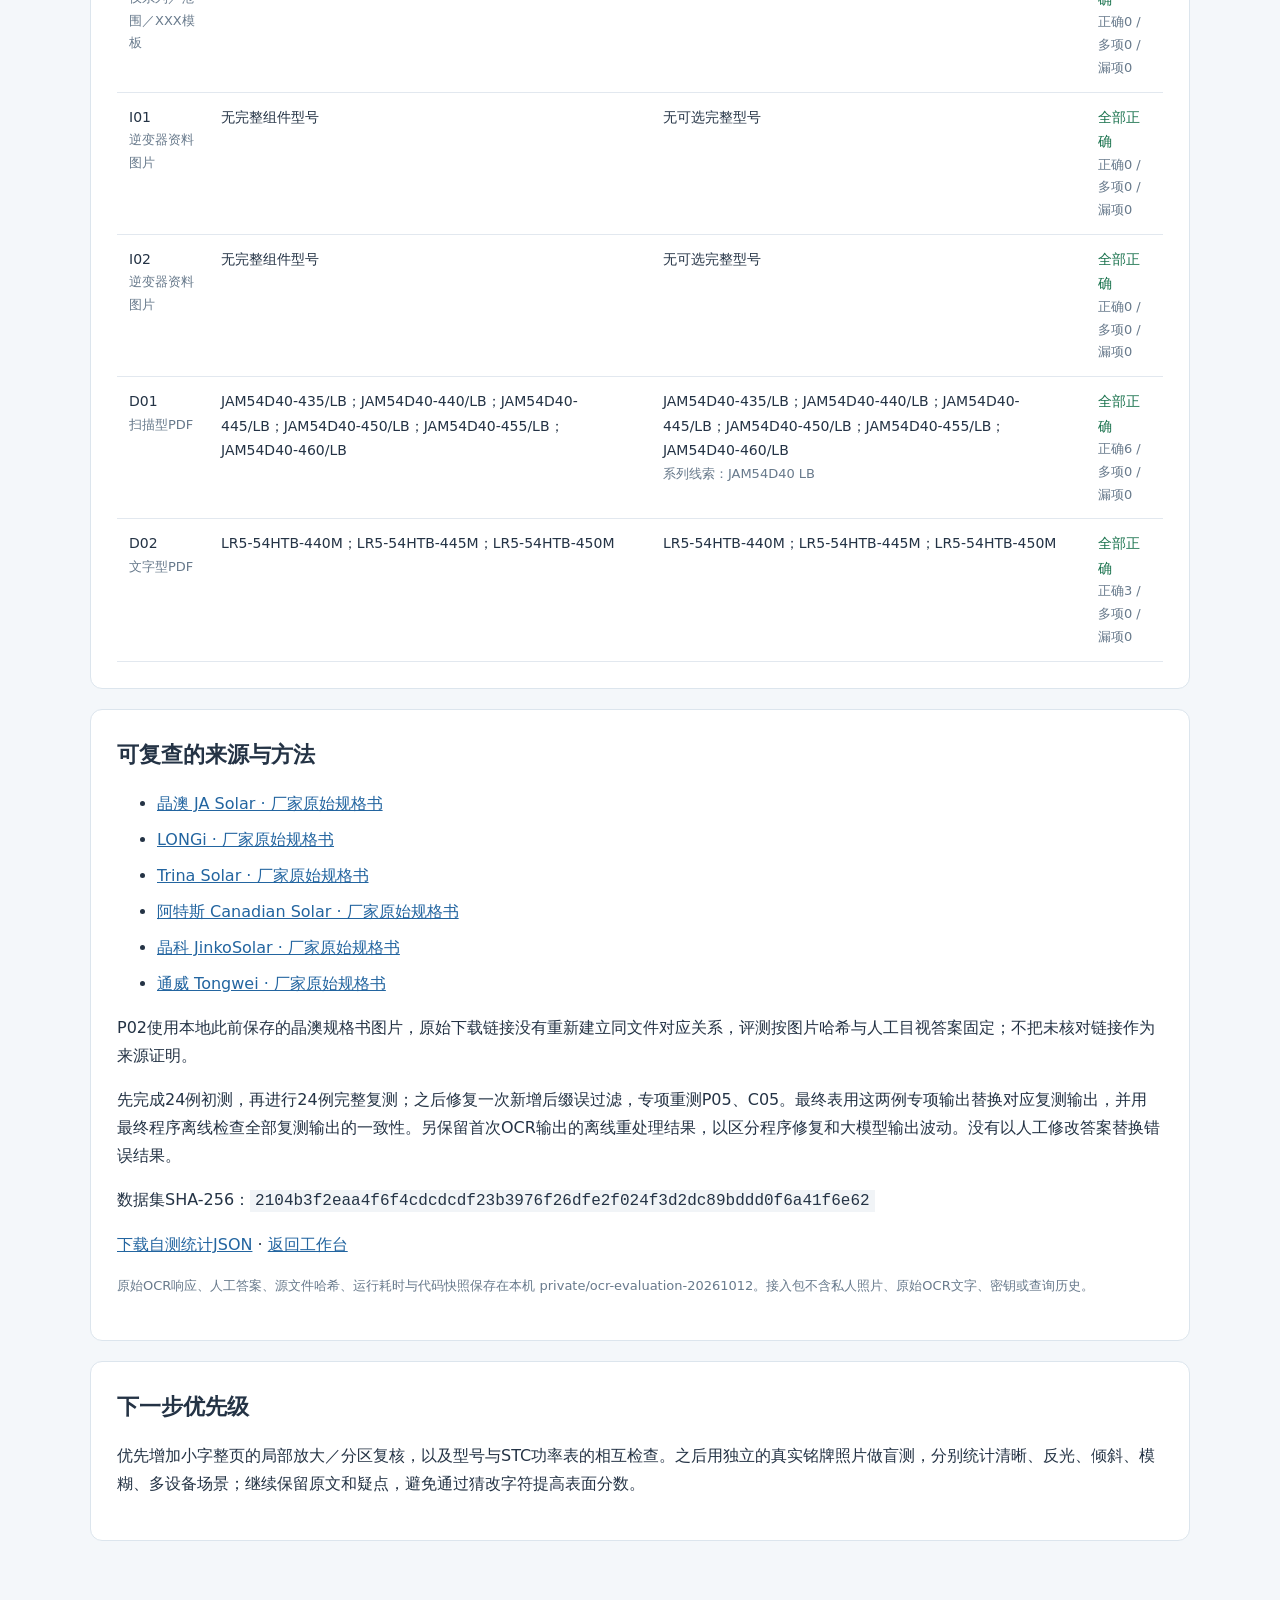
<file: component-model-workbench/web/ocr-selftest.html>
<!doctype html><html lang="zh-CN"><head><meta charset="utf-8"><meta name="viewport" content="width=device-width,initial-scale=1"><title>组件识图自测报告 · 2026-10-12</title>
<style>body{margin:0;background:#f4f7fa;color:#243345;font:16px/1.75 system-ui,"Microsoft YaHei",sans-serif}main{max-width:1100px;margin:40px auto;padding:0 24px 60px}a{color:#2365a0}h1{font-size:32px;margin:8px 0}h2{font-size:22px;margin:0 0 14px}.eyebrow{color:#637688;font-size:13px;letter-spacing:2px}.card{background:white;border:1px solid #dce5ed;border-radius:12px;padding:26px;margin-top:20px}.lead{font-size:20px}.notice{background:#fff4df;border-left:4px solid #c38c27;padding:18px;margin:20px 0}.stats{display:grid;grid-template-columns:repeat(4,1fr);gap:14px;margin-top:24px}.stats div{background:#fff;padding:20px;border:1px solid #dce5ed;border-radius:10px}.stats b{display:block;font-size:29px;color:#234b6d}small{display:block;color:#687a8c;font-size:13px}table{border-collapse:collapse;width:100%;font-size:14px}th,td{text-align:left;padding:12px;border-bottom:1px solid #e2e8ef;vertical-align:top}th{background:#f1f5f8}.table-wrap{overflow-x:auto}.good{color:#19724d}.warn{color:#a8731c}code{background:#f1f4f7;padding:2px 5px}li{margin:8px 0}@media(max-width:700px){.stats{grid-template-columns:repeat(2,1fr)}main{padding:0 12px}.card{padding:18px}}@media print{body{background:white}main{margin:0}.card{break-inside:avoid}}</style></head><body><div style="padding:14px 24px;background:#fff5db;color:#5a4827;font:14px Microsoft YaHei">此页为前次版本测试基线，保留原始结果。<a href="/static/ocr-refinement.html">查看当前自动识别优化报告</a></div><main>
<div class="eyebrow">COMPONENT OCR / 2026-10-12</div><h1>组件识图自测报告</h1><p>8840 工作台 · qwen3.8-flash · 先冻结人工答案，再测试首次输出，最后调整并复测。</p>
<p class="lead">当前能正确识别清晰局部型号并衔接查询；小字、多型号整页仍会漏读或出现字符疑点。</p>
<div class="stats"><div><small>整页返回型号正确率</small><b>100.0%</b><small>19/19；初测17/22 = 77.3%</small></div><div><small>整页型号找回率</small><b>82.6%</b><small>19/23；仍有4个档位缺口</small></div><div><small>整页全部型号正确</small><b>4/5</b><small>初测2/5；无漏项和多项</small></div><div><small>单型号区域截图</small><b>5/5</b><small>与整页相关，不是现场铭牌</small></div></div>
<div class="notice"><b>这些百分比只适用于本次小样本。</b>24个输入含相关样本，正样本来自4家厂商5份规格书，现场照片都是无型号负样本。没有足够的真实铭牌、反光、模糊、倾斜样本，不能宣称真实现场OCR准确率100%。</div>
<section class="card"><h2>初测与调整后结果</h2><p>完整型号按字符核验，仅统一大小写、全角标点和排版空白；不替换5/S、0/O、1/I，不改功率、斜线或后缀。系列和XXX模板不计为完整型号。</p><div class="table-wrap"><table><thead><tr><th>输入类型</th><th>初测全部正确</th><th>调整后全部正确</th><th>型号正确率</th><th>型号找回率</th></tr></thead><tbody><tr><td>规格书整页图片</td><td>2/5</td><td>4/5</td><td>77.3% → 100.0%</td><td>73.9% → 82.6%</td></tr><tr><td>单型号区域截图</td><td>5/5</td><td>5/5</td><td>100.0% → 100.0%</td><td>100.0% → 100.0%</td></tr><tr><td>无型号现场照片</td><td>8/8</td><td>8/8</td><td>— → —</td><td>— → —</td></tr><tr><td>逆变器资料图片</td><td>2/2</td><td>2/2</td><td>— → —</td><td>— → —</td></tr><tr><td>仅系列／范围／XXX模板</td><td>0/2</td><td>2/2</td><td>0.0% → —</td><td>— → —</td></tr><tr><td>扫描型PDF</td><td>0/1</td><td>1/1</td><td>85.7% → 100.0%</td><td>100.0% → 100.0%</td></tr><tr><td>文字型PDF</td><td>1/1</td><td>1/1</td><td>100.0% → 100.0%</td><td>100.0% → 100.0%</td></tr></tbody></table></div><p><small>正确率＝正确返回的完整型号÷全部返回的完整型号；找回率＝正确返回的完整型号÷原图应识别的完整型号。无型号输入不计算这两个比例，另统计是否误报。不可把不同任务混在一起给出一个“总体OCR准确率”。</small></p></section>
<section class="card"><h2>发现的问题与已做调整</h2><ul><li><b>5/S误读：</b>初测晶澳580、585、590、595被读为S80、S85、S90、S95，模型仍给出0.99置信度。现在将数字槽中的字符疑点单独展示，不自动替换或供一键选用。复测同图出现不同疑点，4个型号仍待核对。</li><li><b>多型号漏项：</b>隆基整页首次只返回440M，转写原文已有445M、450M。现在合并原文中明确存在且匹配结构规则的型号，不生成未印出的功率档位。</li><li><b>系列与模板混入：</b>XXX、功率范围和系列名称现在单列为线索，不作为完整型号按钮。</li><li><b>排版空白：</b>保留天合两行型号原文，查询字段仅合并排版空白；规则未覆盖时仍提示格式待核对。</li><li><b>未知新后缀：</b>API观察模板未包含阿特斯635H的H后缀时，保留其逐字完整候选并标记格式待核对，不误当成数字损坏。</li><li><b>旧输入残留：</b>新的识别结果没有完整型号时，清空上一次自动选入的型号，避免新图片沿用旧型号。</li></ul></section>
<section class="card"><h2>查询衔接与验证范围</h2><p>已验证隆基 <code>LR5-54HTB-440M</code> 区域图片识别后，携带材料ID查询本地目录，取得正面机械载荷5400Pa、背面机械载荷2400Pa、抗雹直径25mm；完整型号命中。风雪对应字段仍保留原有核验口径，结果为部分资料取得。</p><p><b>51项程序测试通过，前端JavaScript语法检查通过。</b>本轮衡量图片中的完整型号候选，没有评估联网取参库的总体正确率，也没有直接从铭牌结构化提取所有电气参数。</p></section>
<section class="card"><h2>逐条结果</h2><div class="table-wrap"><table><thead><tr><th>编号／类型</th><th>人工标准答案</th><th>当前可选完整型号／线索</th><th>核验</th></tr></thead><tbody><tr><td>P01<small>规格书整页图片</small></td><td>JAM54D40-435/LB；JAM54D40-440/LB；JAM54D40-445/LB；JAM54D40-450/LB；JAM54D40-455/LB；JAM54D40-460/LB</td><td>JAM54D40-435/LB；JAM54D40-440/LB；JAM54D40-445/LB；JAM54D40-450/LB；JAM54D40-455/LB；JAM54D40-460/LB</td><td class='good'>全部正确<small>正确6 / 多项0 / 漏项0</small></td></tr><tr><td>P02<small>规格书整页图片</small></td><td>JAM66D42-580/MB；JAM66D42-585/MB；JAM66D42-590/MB；JAM66D42-595/MB；JAM66D42-600/MB；JAM66D42-605/MB</td><td>JAM66D42-580/MB；JAM66D42-595/MB</td><td class='warn'>仍有缺口<small>正确2 / 多项0 / 漏项4</small></td></tr><tr><td>P03<small>规格书整页图片</small></td><td>LR5-54HTB-440M；LR5-54HTB-445M；LR5-54HTB-450M</td><td>LR5-54HTB-440M；LR5-54HTB-445M；LR5-54HTB-450M</td><td class='good'>全部正确<small>正确3 / 多项0 / 漏项0</small></td></tr><tr><td>P04<small>规格书整页图片</small></td><td>TSM-430NEG9R.28；TSM-435NEG9R.28；TSM-440NEG9R.28；TSM-445NEG9R.28；TSM-450NEG9R.28；TSM-455NEG9R.28；TSM-460NEG9R.28</td><td>TSM-430 NEG9R.28；TSM-435 NEG9R.28；TSM-440 NEG9R.28；TSM-445 NEG9R.28；TSM-450 NEG9R.28；TSM-455 NEG9R.28；TSM-460 NEG9R.28</td><td class='good'>全部正确<small>正确7 / 多项0 / 漏项0</small></td></tr><tr><td>P05<small>规格书整页图片</small></td><td>CS6.2-66HB-635H</td><td>CS6.2-66HB-635H<small>系列线索：CS6.2-66HB-xxxH</small></td><td class='good'>全部正确<small>正确1 / 多项0 / 漏项0</small></td></tr><tr><td>C01<small>单型号区域截图</small></td><td>JAM54D40-435/LB</td><td>JAM54D40-435/LB</td><td class='good'>全部正确<small>正确1 / 多项0 / 漏项0</small></td></tr><tr><td>C02<small>单型号区域截图</small></td><td>JAM54D40-460/LB</td><td>JAM54D40-460/LB</td><td class='good'>全部正确<small>正确1 / 多项0 / 漏项0</small></td></tr><tr><td>C03<small>单型号区域截图</small></td><td>LR5-54HTB-440M</td><td>LR5-54HTB-440M</td><td class='good'>全部正确<small>正确1 / 多项0 / 漏项0</small></td></tr><tr><td>C04<small>单型号区域截图</small></td><td>TSM-455NEG9R.28</td><td>TSM-455 NEG9R.28</td><td class='good'>全部正确<small>正确1 / 多项0 / 漏项0</small></td></tr><tr><td>C05<small>单型号区域截图</small></td><td>CS6.2-66HB-635H</td><td>CS6.2-66HB-635H</td><td class='good'>全部正确<small>正确1 / 多项0 / 漏项0</small></td></tr><tr><td>N01<small>无型号现场照片</small></td><td>无完整组件型号</td><td>无可选完整型号</td><td class='good'>全部正确<small>正确0 / 多项0 / 漏项0</small></td></tr><tr><td>N02<small>无型号现场照片</small></td><td>无完整组件型号</td><td>无可选完整型号</td><td class='good'>全部正确<small>正确0 / 多项0 / 漏项0</small></td></tr><tr><td>N03<small>无型号现场照片</small></td><td>无完整组件型号</td><td>无可选完整型号</td><td class='good'>全部正确<small>正确0 / 多项0 / 漏项0</small></td></tr><tr><td>N04<small>无型号现场照片</small></td><td>无完整组件型号</td><td>无可选完整型号</td><td class='good'>全部正确<small>正确0 / 多项0 / 漏项0</small></td></tr><tr><td>N05<small>无型号现场照片</small></td><td>无完整组件型号</td><td>无可选完整型号</td><td class='good'>全部正确<small>正确0 / 多项0 / 漏项0</small></td></tr><tr><td>N06<small>无型号现场照片</small></td><td>无完整组件型号</td><td>无可选完整型号</td><td class='good'>全部正确<small>正确0 / 多项0 / 漏项0</small></td></tr><tr><td>N07<small>无型号现场照片</small></td><td>无完整组件型号</td><td>无可选完整型号</td><td class='good'>全部正确<small>正确0 / 多项0 / 漏项0</small></td></tr><tr><td>N08<small>无型号现场照片</small></td><td>无完整组件型号</td><td>无可选完整型号</td><td class='good'>全部正确<small>正确0 / 多项0 / 漏项0</small></td></tr><tr><td>T01<small>仅系列／范围／XXX模板</small></td><td>无完整组件型号</td><td>无可选完整型号<small>系列线索：JKMxxxN-48HL4M-DB；JKM440-480N-48HL4M-DB-Z2C3-OC</small></td><td class='good'>全部正确<small>正确0 / 多项0 / 漏项0</small></td></tr><tr><td>T02<small>仅系列／范围／XXX模板</small></td><td>无完整组件型号</td><td>无可选完整型号</td><td class='good'>全部正确<small>正确0 / 多项0 / 漏项0</small></td></tr><tr><td>I01<small>逆变器资料图片</small></td><td>无完整组件型号</td><td>无可选完整型号</td><td class='good'>全部正确<small>正确0 / 多项0 / 漏项0</small></td></tr><tr><td>I02<small>逆变器资料图片</small></td><td>无完整组件型号</td><td>无可选完整型号</td><td class='good'>全部正确<small>正确0 / 多项0 / 漏项0</small></td></tr><tr><td>D01<small>扫描型PDF</small></td><td>JAM54D40-435/LB；JAM54D40-440/LB；JAM54D40-445/LB；JAM54D40-450/LB；JAM54D40-455/LB；JAM54D40-460/LB</td><td>JAM54D40-435/LB；JAM54D40-440/LB；JAM54D40-445/LB；JAM54D40-450/LB；JAM54D40-455/LB；JAM54D40-460/LB<small>系列线索：JAM54D40 LB</small></td><td class='good'>全部正确<small>正确6 / 多项0 / 漏项0</small></td></tr><tr><td>D02<small>文字型PDF</small></td><td>LR5-54HTB-440M；LR5-54HTB-445M；LR5-54HTB-450M</td><td>LR5-54HTB-440M；LR5-54HTB-445M；LR5-54HTB-450M</td><td class='good'>全部正确<small>正确3 / 多项0 / 漏项0</small></td></tr></tbody></table></div></section>
<section class="card"><h2>可复查的来源与方法</h2><ul><li><a href='https://www.jasolar.com/uploadfile/fujian/2024/1120/66c564aad0b27d6.pdf' target='_blank' rel='noopener noreferrer'>晶澳 JA Solar · 厂家原始规格书</a></li><li><a href='https://static.longi.com/L_Gi_LE_PM_T_PMD_059_F129_LR_5_54_HTB_440_450_M_V1_30_30_and_15_Frame_Scientist_V19_0860168025.pdf' target='_blank' rel='noopener noreferrer'>LONGi · 厂家原始规格书</a></li><li><a href='https://static.trinasolar.com/sites/default/files/Datasheet_Vertex%20S%2B_NEG9R.28_EN_2024_C_web.pdf' target='_blank' rel='noopener noreferrer'>Trina Solar · 厂家原始规格书</a></li><li><a href='https://www.canadiansolar.com/wp-content/uploads/sites/3/2026/05/CS-Datasheet-Low-Carbon_HiHero-HJT_CS6.2-66HB-H_v1.4C1_F68_L2A_TX.pdf' target='_blank' rel='noopener noreferrer'>阿特斯 Canadian Solar · 厂家原始规格书</a></li><li><a href='https://jinkosolar.com.au/wp-content/uploads/2025/10/JKM440-480N-48HL4M-DB-Z2C3-OC.pdf' target='_blank' rel='noopener noreferrer'>晶科 JinkoSolar · 厂家原始规格书</a></li><li><a href='https://www.tongwei.cn/uploads/20251219/988b2d4b3a51eef2c3f3e6f4efc866a9.pdf' target='_blank' rel='noopener noreferrer'>通威 Tongwei · 厂家原始规格书</a></li></ul><p>P02使用本地此前保存的晶澳规格书图片，原始下载链接没有重新建立同文件对应关系，评测按图片哈希与人工目视答案固定；不把未核对链接作为来源证明。</p><p>先完成24例初测，再进行24例完整复测；之后修复一次新增后缀误过滤，专项重测P05、C05。最终表用这两例专项输出替换对应复测输出，并用最终程序离线检查全部复测输出的一致性。另保留首次OCR输出的离线重处理结果，以区分程序修复和大模型输出波动。没有以人工修改答案替换错误结果。</p><p>数据集SHA-256：<code>2104b3f2eaa4f6f4cdcdcdf23b3976f26dfe2f024f3d2dc89bddd0f6a41f6e62</code></p><p><a href="ocr-selftest-summary.json" download>下载自测统计JSON</a> · <a href="/">返回工作台</a></p><p><small>原始OCR响应、人工答案、源文件哈希、运行耗时与代码快照保存在本机 private/ocr-evaluation-20261012。接入包不含私人照片、原始OCR文字、密钥或查询历史。</small></p></section>
<section class="card"><h2>下一步优先级</h2><p>优先增加小字整页的局部放大／分区复核，以及型号与STC功率表的相互检查。之后用独立的真实铭牌照片做盲测，分别统计清晰、反光、倾斜、模糊、多设备场景；继续保留原文和疑点，避免通过猜改字符提高表面分数。</p></section>
</main></body></html>
</file>
